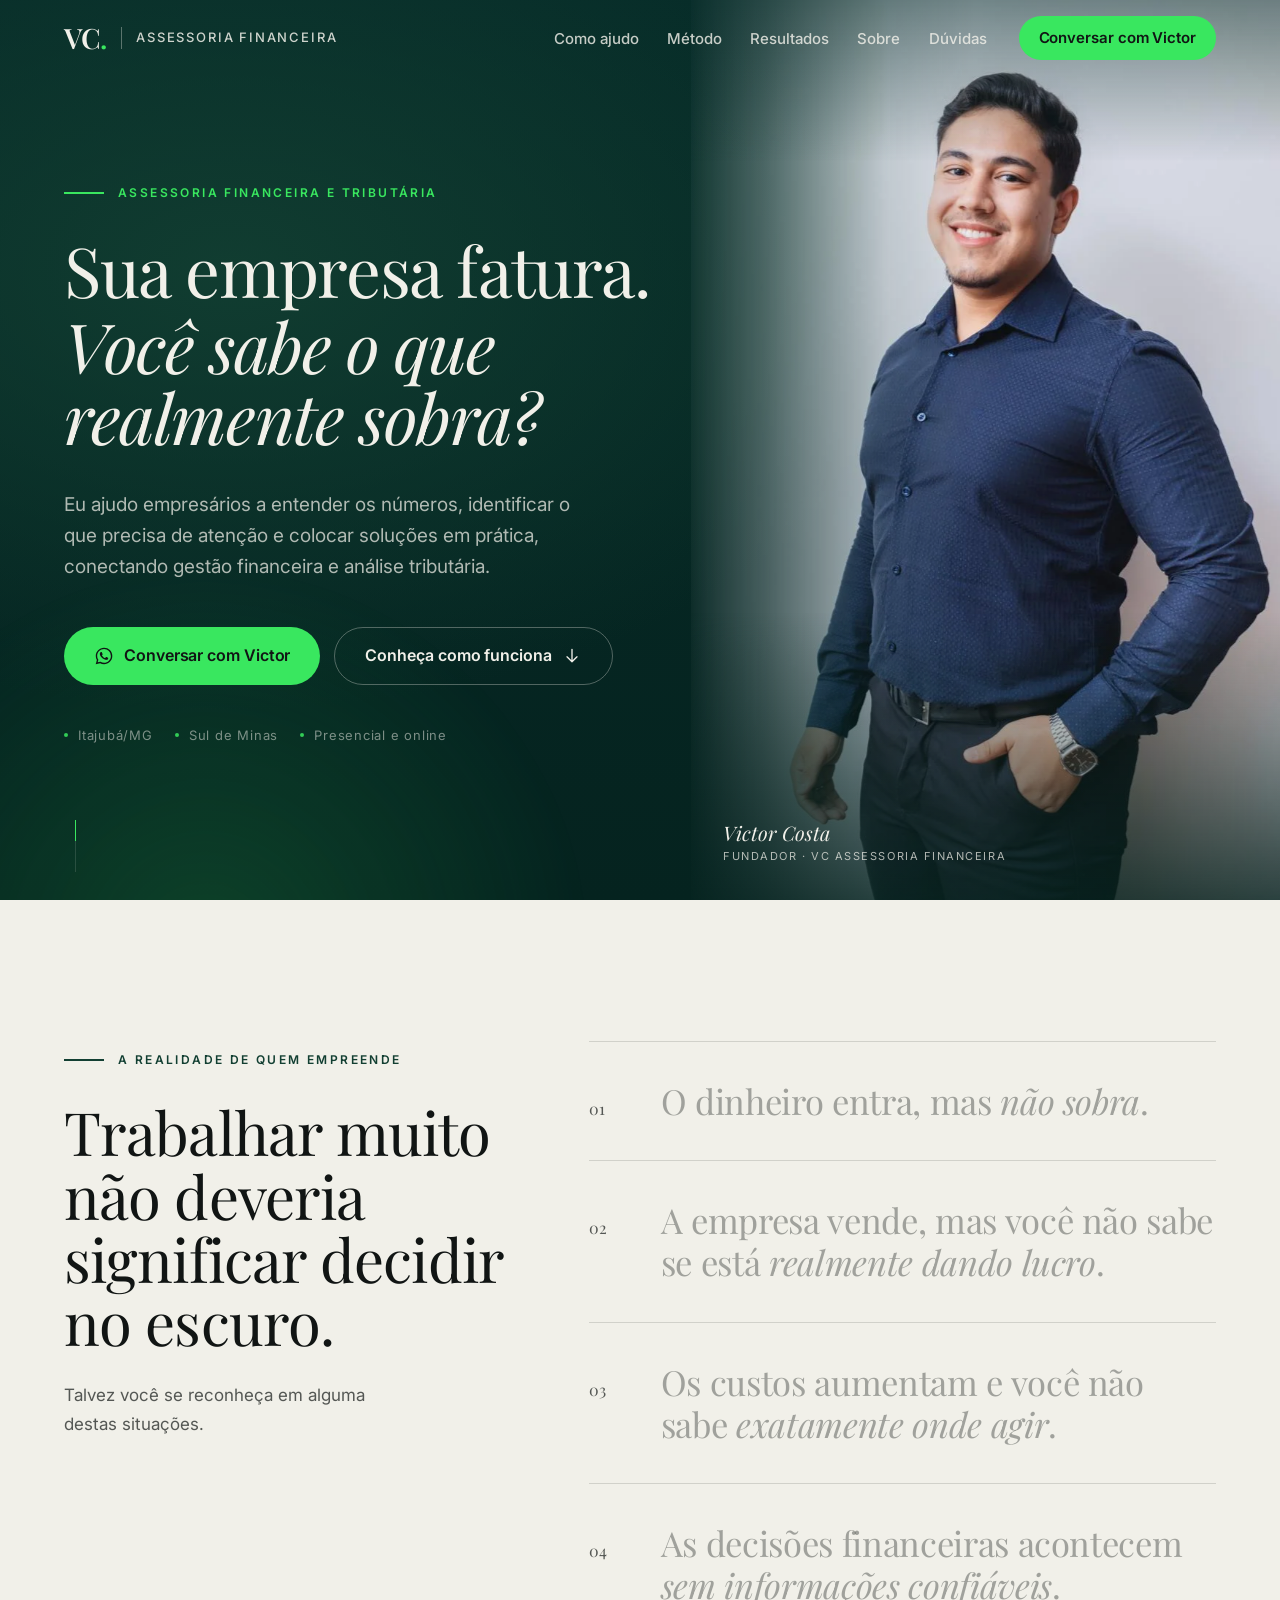
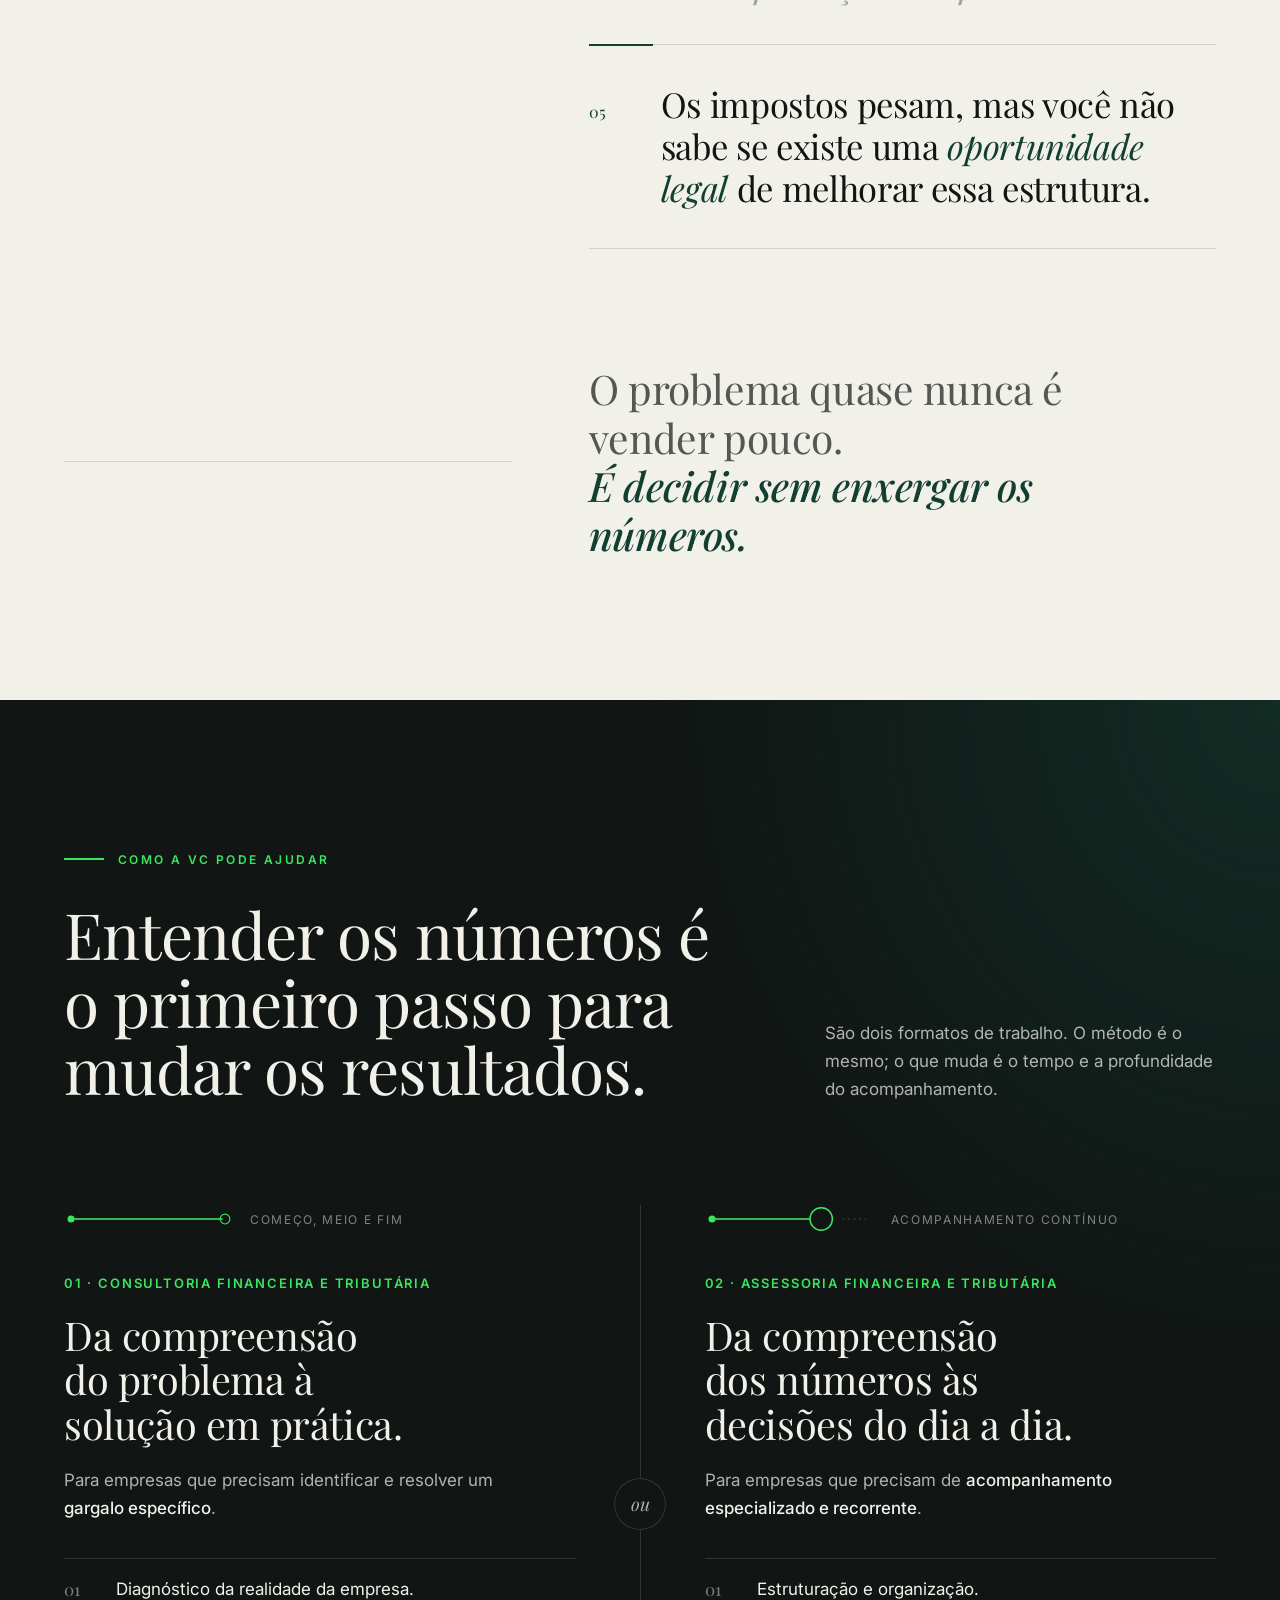
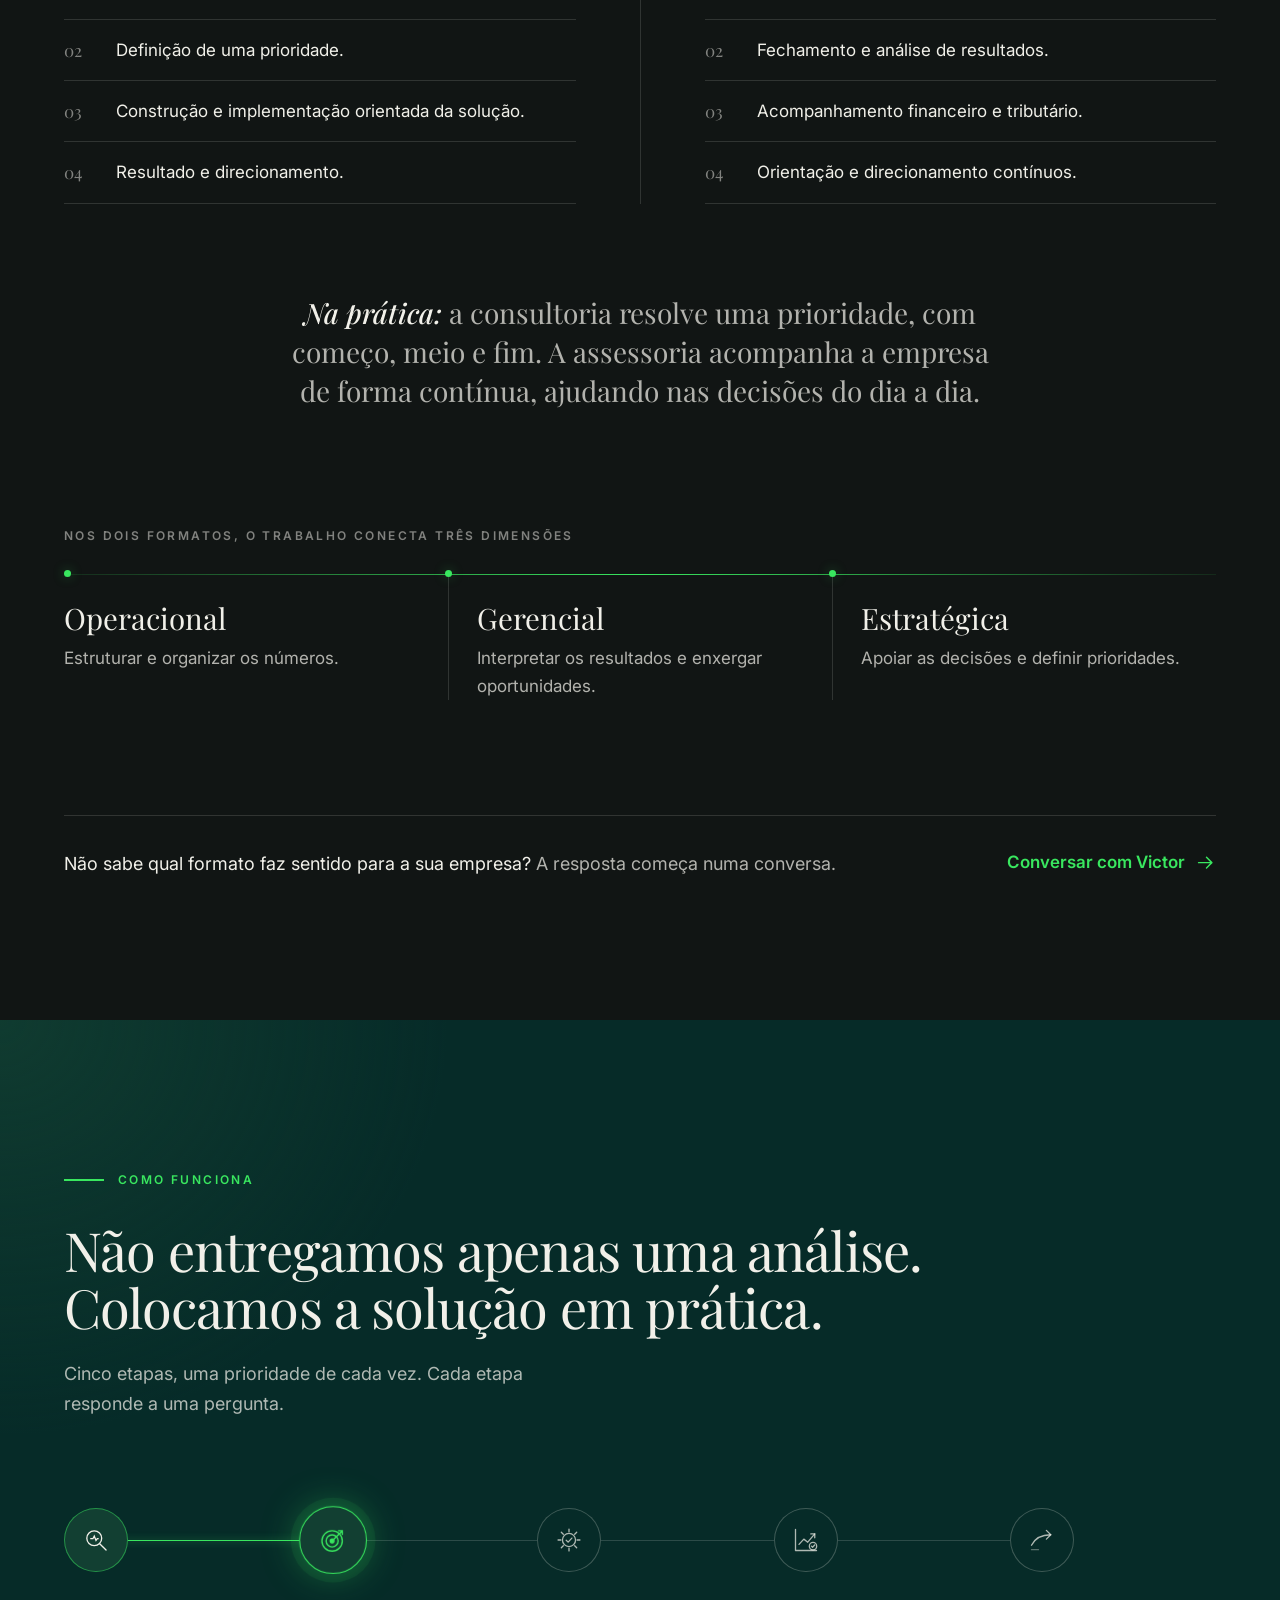
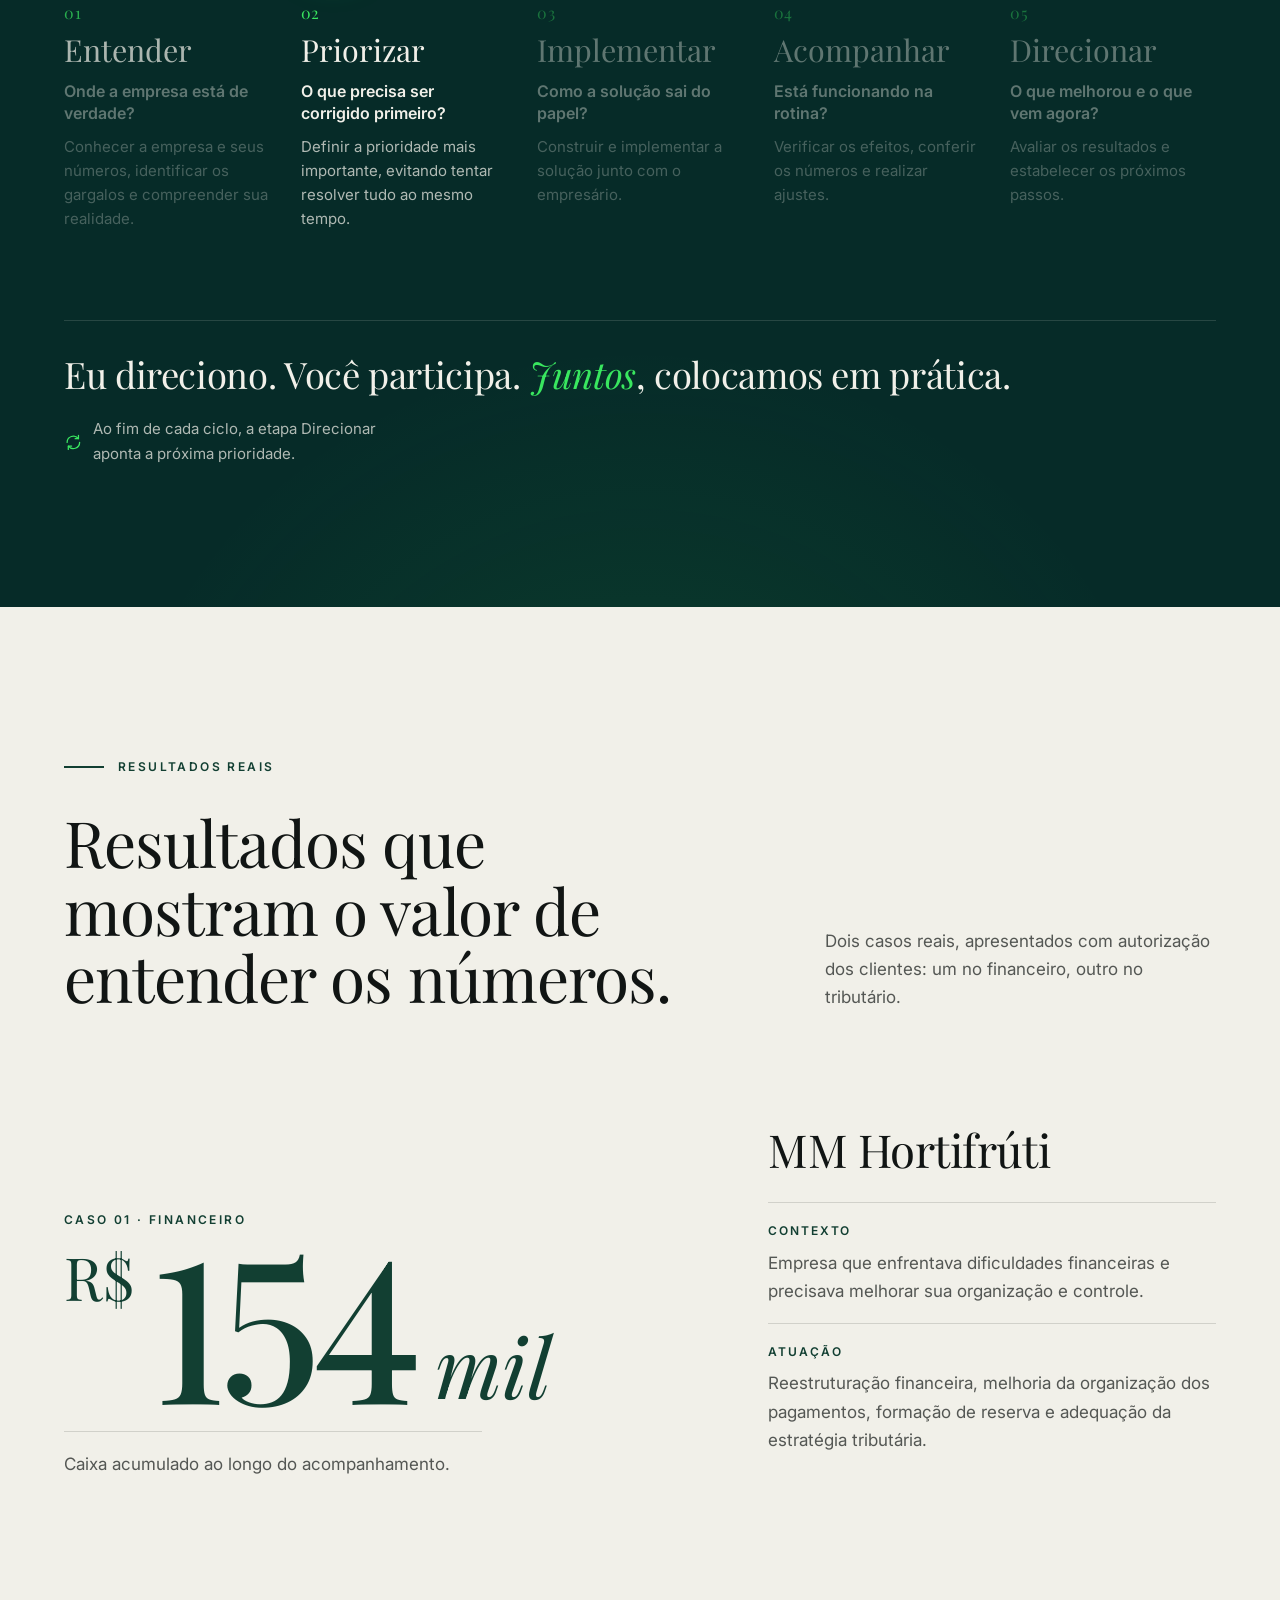
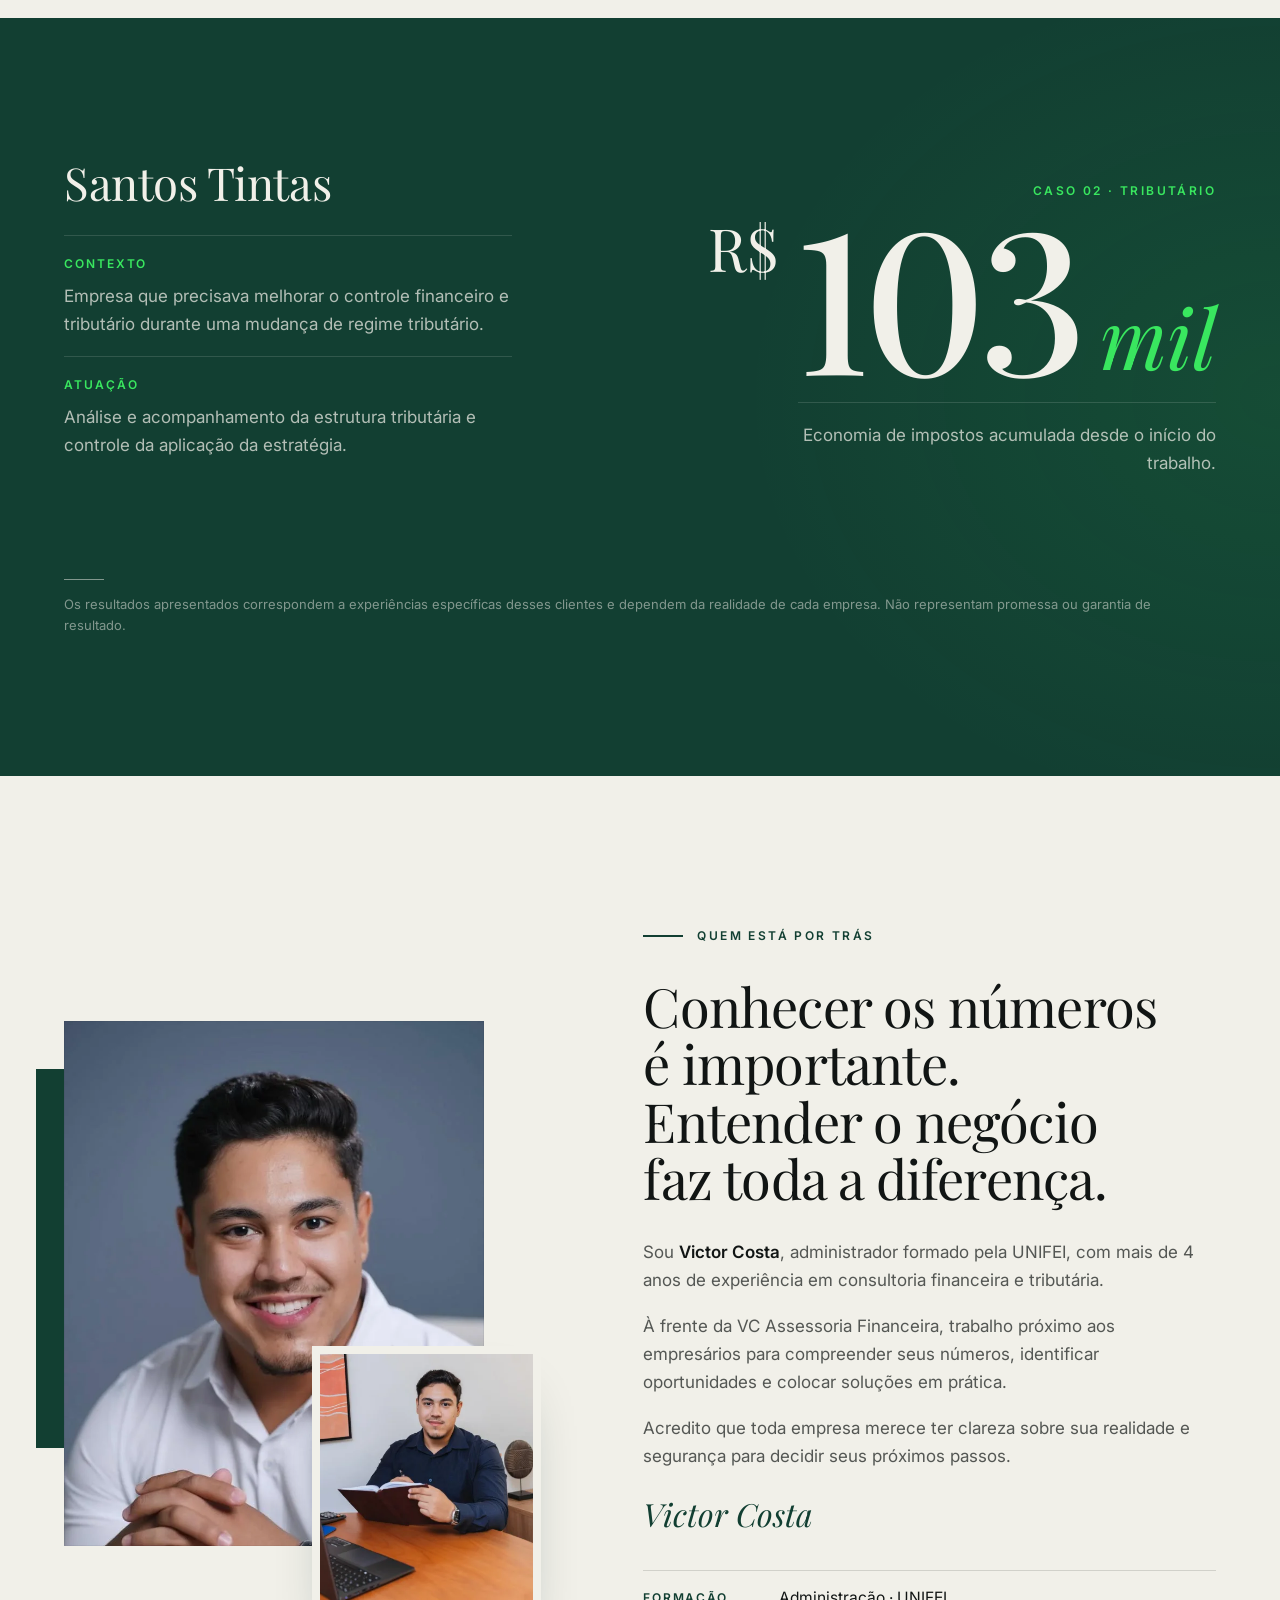
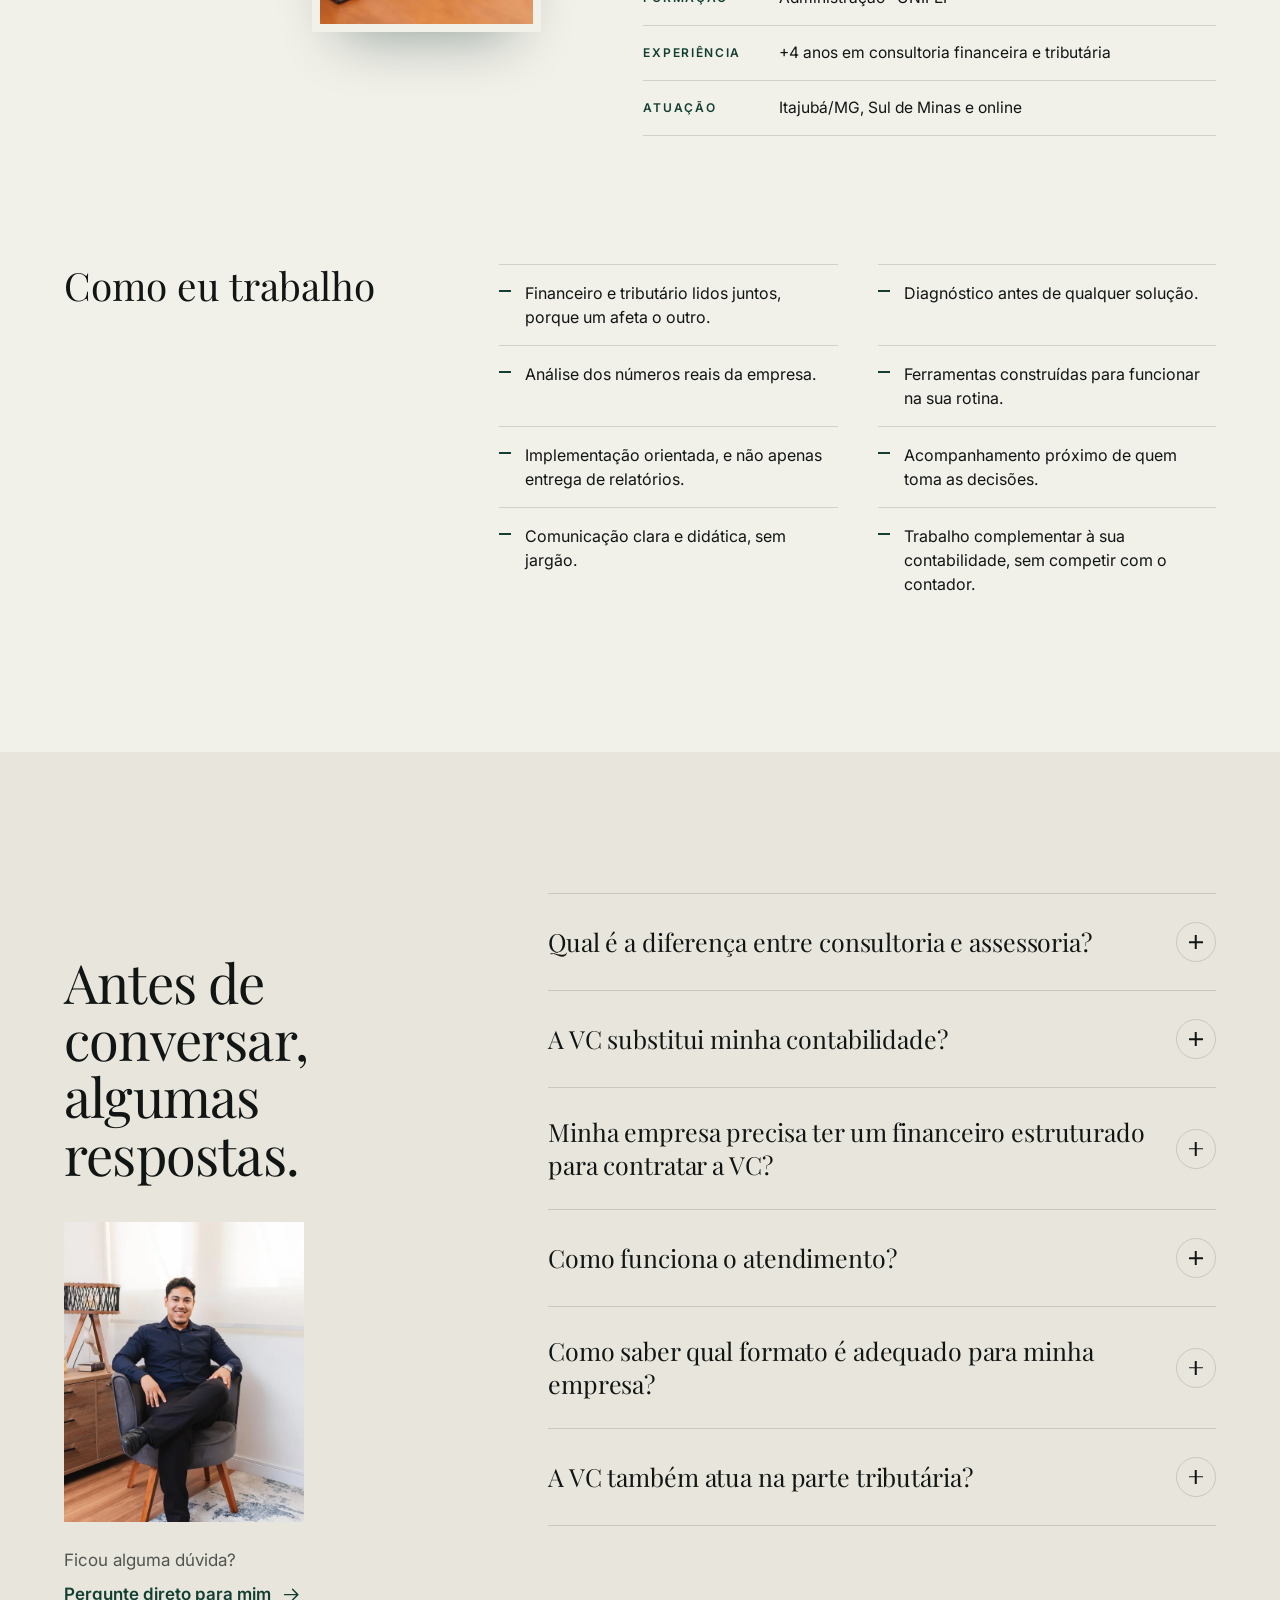
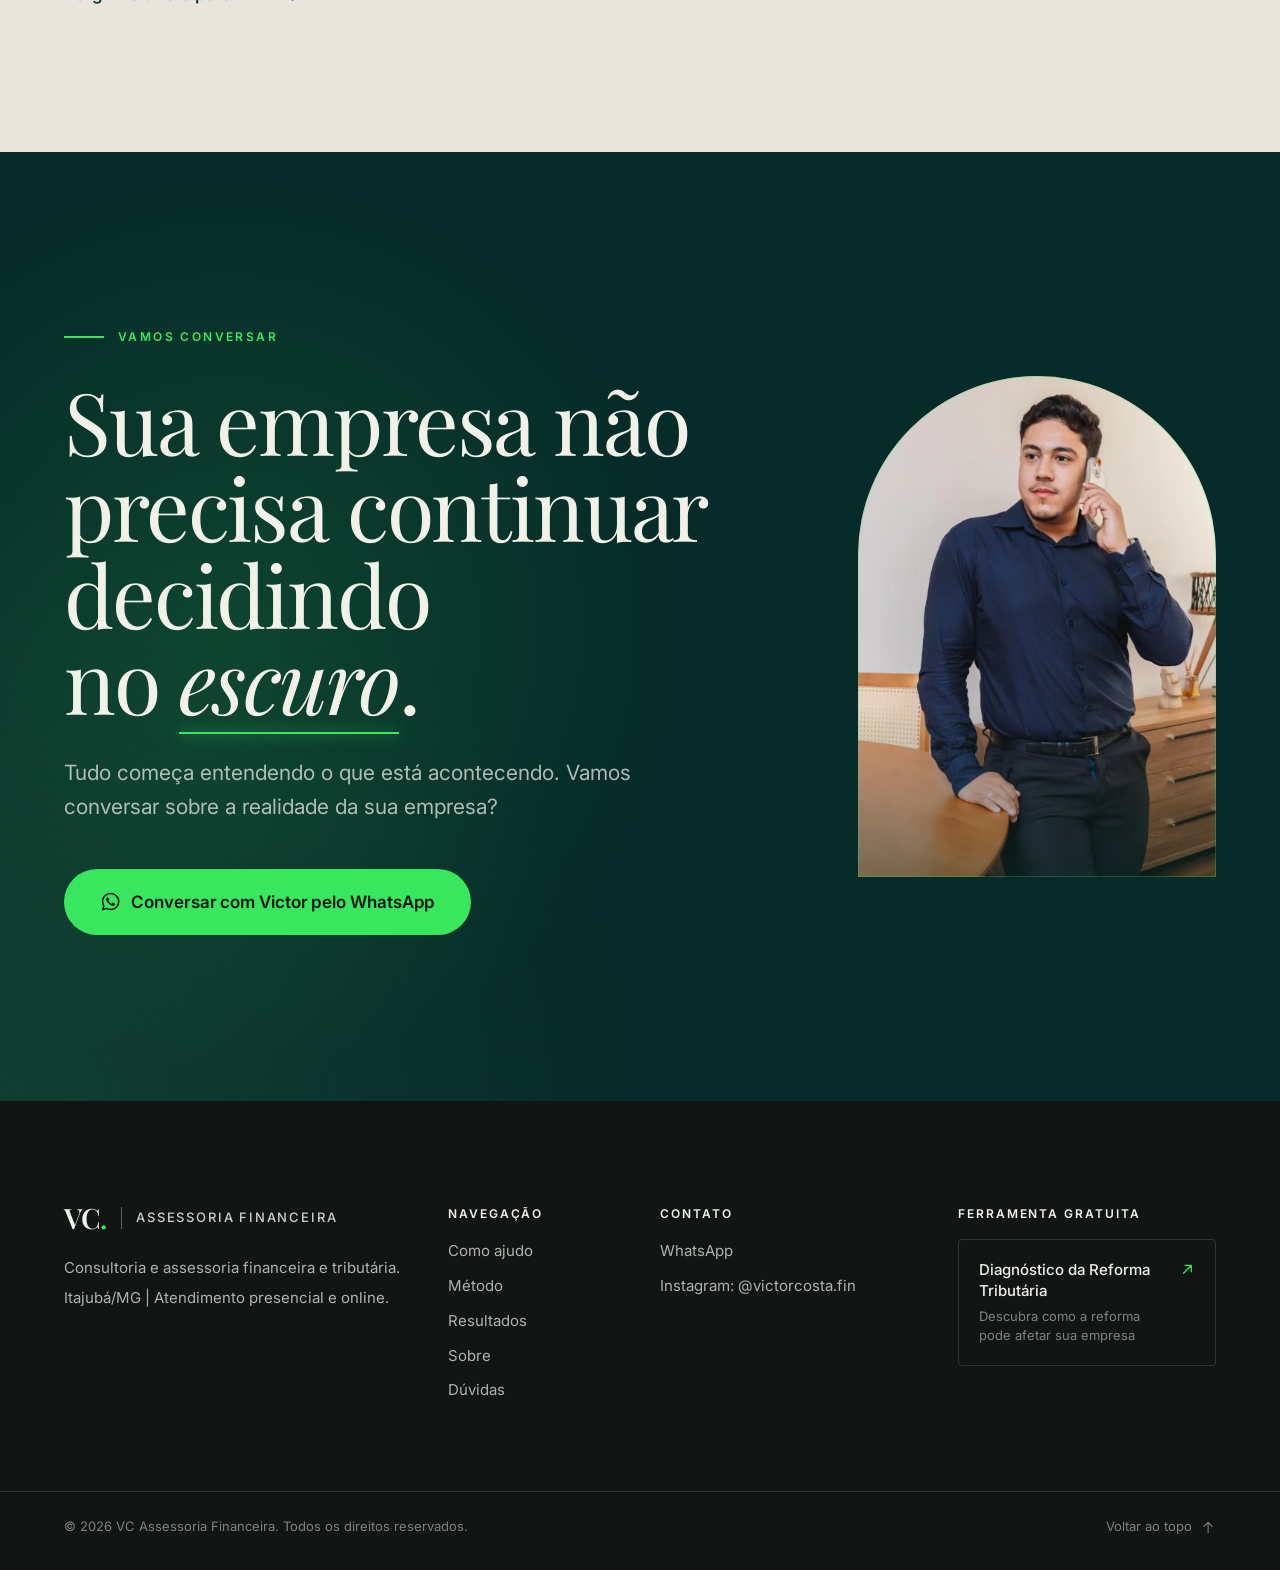
<file: index.html>
<!doctype html>
<html lang="pt-BR">
<head>
  <meta charset="utf-8">
  <meta name="viewport" content="width=device-width, initial-scale=1, viewport-fit=cover">
  <title>VC Assessoria Financeira | Consultoria financeira e tributária em Itajubá/MG</title>
  <meta name="description" content="Consultoria e assessoria financeira e tributária para pequenas e médias empresas em Itajubá, no Sul de Minas e online. Entenda seus números, defina prioridades e coloque soluções em prática com Victor Costa.">
  <meta name="author" content="Victor Costa">
  <meta name="theme-color" content="#062B28">
  <meta name="format-detection" content="telephone=no">
  <link rel="canonical" href="https://vcassessoria.github.io/site-institucional/">

  <!-- Open Graph -->
  <meta property="og:type" content="website">
  <meta property="og:locale" content="pt_BR">
  <meta property="og:site_name" content="VC Assessoria Financeira">
  <meta property="og:title" content="Sua empresa fatura. Você sabe o que realmente sobra?">
  <meta property="og:description" content="Consultoria e assessoria financeira e tributária para pequenas e médias empresas. Itajubá/MG, Sul de Minas e atendimento online.">
  <meta property="og:url" content="https://vcassessoria.github.io/site-institucional/">
  <meta property="og:image" content="https://vcassessoria.github.io/site-institucional/assets/images/og-vc-assessoria.jpg">
  <meta property="og:image:width" content="1200">
  <meta property="og:image:height" content="630">
  <meta property="og:image:alt" content="VC Assessoria Financeira. Victor Costa e a frase: Sua empresa fatura. Você sabe o que realmente sobra?">
  <meta name="twitter:card" content="summary_large_image">

  <!-- Local -->
  <meta name="geo.region" content="BR-MG">
  <meta name="geo.placename" content="Itajubá">

  <link rel="icon" href="assets/favicon.svg" type="image/svg+xml">
  <link rel="apple-touch-icon" href="assets/images/apple-touch-icon.png">

  <link rel="preconnect" href="https://fonts.googleapis.com">
  <link rel="preconnect" href="https://fonts.gstatic.com" crossorigin>
  <link rel="stylesheet" href="https://fonts.googleapis.com/css2?family=Inter:wght@400;500;600&family=Playfair+Display:ital,wght@0,400;0,500;0,600;1,400;1,500&display=swap">

  <link rel="preload" as="image" href="assets/images/victor-costa-hero-853.webp" imagesrcset="assets/images/victor-costa-hero-560.webp 560w, assets/images/victor-costa-hero-853.webp 853w" imagesizes="(min-width: 1024px) 46vw, 100vw" fetchpriority="high">
  <link rel="stylesheet" href="assets/css/style.css">
  <script>document.documentElement.classList.add('js');</script>

  <script type="application/ld+json">
  {
    "@context": "https://schema.org",
    "@graph": [
      {
        "@type": "ProfessionalService",
        "@id": "https://vcassessoria.github.io/site-institucional/#empresa",
        "name": "VC Assessoria Financeira",
        "description": "Consultoria e assessoria financeira e tributária para pequenas e médias empresas.",
        "url": "https://vcassessoria.github.io/site-institucional/",
        "image": "https://vcassessoria.github.io/site-institucional/assets/images/og-vc-assessoria.jpg",
        "telephone": "+55 35 98425-7353",
        "address": {
          "@type": "PostalAddress",
          "addressLocality": "Itajubá",
          "addressRegion": "MG",
          "addressCountry": "BR"
        },
        "areaServed": [
          { "@type": "City", "name": "Itajubá" },
          { "@type": "AdministrativeArea", "name": "Sul de Minas Gerais" },
          { "@type": "Country", "name": "Brasil" }
        ],
        "knowsAbout": ["Gestão financeira", "Planejamento tributário", "Fluxo de caixa", "Análise de resultados", "Reforma Tributária"],
        "founder": { "@id": "https://vcassessoria.github.io/site-institucional/#victor" },
        "sameAs": ["https://www.instagram.com/victorcosta.fin/"],
        "hasOfferCatalog": {
          "@type": "OfferCatalog",
          "name": "Formatos de atuação",
          "itemListElement": [
            { "@type": "Offer", "itemOffered": { "@type": "Service", "name": "Consultoria financeira e tributária", "description": "Para empresas que precisam identificar e resolver um gargalo específico." } },
            { "@type": "Offer", "itemOffered": { "@type": "Service", "name": "Assessoria financeira e tributária", "description": "Para empresas que precisam de acompanhamento especializado e recorrente." } }
          ]
        }
      },
      {
        "@type": "Person",
        "@id": "https://vcassessoria.github.io/site-institucional/#victor",
        "name": "Victor Costa",
        "jobTitle": "Fundador da VC Assessoria Financeira",
        "alumniOf": { "@type": "CollegeOrUniversity", "name": "Universidade Federal de Itajubá (UNIFEI)" },
        "worksFor": { "@id": "https://vcassessoria.github.io/site-institucional/#empresa" },
        "sameAs": ["https://www.instagram.com/victorcosta.fin/"]
      },
      {
        "@type": "FAQPage",
        "mainEntity": [
          { "@type": "Question", "name": "Qual é a diferença entre consultoria e assessoria?", "acceptedAnswer": { "@type": "Answer", "text": "A consultoria é organizada em torno de um problema ou prioridade específica, com começo, meio e fim. A assessoria é um acompanhamento recorrente, para a empresa ter apoio contínuo nas decisões financeiras e tributárias." } },
          { "@type": "Question", "name": "A VC substitui minha contabilidade?", "acceptedAnswer": { "@type": "Answer", "text": "Não. A VC trabalha de forma complementar à contabilidade. O contador cuida das obrigações, guias e escrituração; a VC trabalha a interpretação dos números, a gestão e o direcionamento financeiro e tributário." } },
          { "@type": "Question", "name": "Minha empresa precisa ter um financeiro estruturado para contratar a VC?", "acceptedAnswer": { "@type": "Answer", "text": "Não necessariamente. A estruturação e a organização fazem parte do trabalho, conforme a realidade e as necessidades identificadas." } },
          { "@type": "Question", "name": "Como funciona o atendimento?", "acceptedAnswer": { "@type": "Answer", "text": "O atendimento é presencial ou online, conforme a necessidade e a localização da empresa. A base é Itajubá/MG, com atuação no Sul de Minas." } },
          { "@type": "Question", "name": "Como saber qual formato é adequado para minha empresa?", "acceptedAnswer": { "@type": "Answer", "text": "O primeiro passo é uma conversa para compreender o cenário, identificar a necessidade e avaliar a melhor forma de atuação." } },
          { "@type": "Question", "name": "A VC também atua na parte tributária?", "acceptedAnswer": { "@type": "Answer", "text": "Sim. A análise tributária é integrada à gestão financeira, considerando a realidade e a estrutura da empresa, sempre dentro do que a lei permite." } }
        ]
      }
    ]
  }
  </script>
</head>

<body>
  <a class="skip-link" href="#conteudo">Pular para o conteúdo</a>

  <!-- ============ CABEÇALHO ============ -->
  <header class="header" data-header>
    <div class="header__inner container">
      <!-- Assinatura tipográfica provisória. Para trocar pelo logotipo vetorial, veja o README (seção "Logotipo"). -->
      <a class="brand" href="#inicio" aria-label="VC Assessoria Financeira, voltar ao início">
        <span class="brand__mark" aria-hidden="true">VC<span class="brand__dot">.</span></span>
        <span class="brand__rule" aria-hidden="true"></span>
        <span class="brand__name" aria-hidden="true">Assessoria Financeira</span>
      </a>

      <nav class="nav" aria-label="Navegação principal">
        <ul class="nav__list">
          <li><a href="#como-ajudo">Como ajudo</a></li>
          <li><a href="#metodo">Método</a></li>
          <li><a href="#resultados">Resultados</a></li>
          <li><a href="#sobre">Sobre</a></li>
          <li><a href="#duvidas">Dúvidas</a></li>
        </ul>
      </nav>

      <a class="btn btn--small btn--primary header__cta" data-wa href="https://wa.me/5535984257353?text=Ol%C3%A1%2C%20Victor%21%20Acessei%20o%20site%20da%20VC%20Assessoria%20e%20gostaria%20de%20conversar%20sobre%20a%20gest%C3%A3o%20financeira%20e%20tribut%C3%A1ria%20da%20minha%20empresa." target="_blank" rel="noopener">
        Conversar com Victor
      </a>

      <button class="menu-toggle" type="button" aria-expanded="false" aria-controls="menu-mobile" data-menu-toggle>
        <span class="sr-only">Abrir menu</span>
        <span class="menu-toggle__bar" aria-hidden="true"></span>
        <span class="menu-toggle__bar" aria-hidden="true"></span>
      </button>
    </div>
  </header>

  <!-- Menu mobile -->
  <div class="mobile-menu" id="menu-mobile" data-menu hidden>
    <nav aria-label="Navegação mobile">
      <ol class="mobile-menu__list">
        <li><a href="#como-ajudo"><span>01</span>Como ajudo</a></li>
        <li><a href="#metodo"><span>02</span>Método</a></li>
        <li><a href="#resultados"><span>03</span>Resultados</a></li>
        <li><a href="#sobre"><span>04</span>Sobre</a></li>
        <li><a href="#duvidas"><span>05</span>Dúvidas</a></li>
      </ol>
    </nav>
    <div class="mobile-menu__foot">
      <a class="btn btn--primary btn--block" data-wa href="https://wa.me/5535984257353?text=Ol%C3%A1%2C%20Victor%21%20Acessei%20o%20site%20da%20VC%20Assessoria%20e%20gostaria%20de%20conversar%20sobre%20a%20gest%C3%A3o%20financeira%20e%20tribut%C3%A1ria%20da%20minha%20empresa." target="_blank" rel="noopener">
        <svg class="icon" aria-hidden="true"><use href="#i-whatsapp"></use></svg>
        Conversar com Victor
      </a>
      <p>Itajubá/MG · Sul de Minas · Atendimento online</p>
    </div>
  </div>

  <main id="conteudo">

    <!-- ============ 01 HERO ============ -->
    <section class="hero" id="inicio" data-theme="dark" aria-labelledby="hero-title">
      <div class="hero__glow" aria-hidden="true"></div>

      <figure class="hero__media">
        <img
          src="assets/images/victor-costa-hero-853.webp"
          srcset="assets/images/victor-costa-hero-560.webp 560w, assets/images/victor-costa-hero-853.webp 853w"
          sizes="(min-width: 1024px) 46vw, 100vw"
          width="853" height="1280"
          alt="Victor Costa, fundador da VC Assessoria Financeira, de camisa azul-marinho, sorrindo."
          fetchpriority="high" decoding="async" data-parallax>
        <figcaption class="hero__caption" aria-hidden="true">
          <span>Victor Costa</span>
          Fundador · VC Assessoria Financeira
        </figcaption>
      </figure>

      <div class="hero__content container">
        <div class="hero__text">
          <p class="eyebrow eyebrow--light reveal">Assessoria financeira e tributária</p>
          <h1 class="hero__title reveal" id="hero-title">
            Sua empresa fatura. <em>Você sabe o que realmente sobra?</em>
          </h1>
          <p class="hero__lead reveal">
            Eu ajudo empresários a entender os números, identificar o que precisa de atenção e colocar soluções em prática, conectando gestão financeira e análise tributária.
          </p>
          <div class="hero__actions reveal">
            <a class="btn btn--primary btn--lg" data-wa href="https://wa.me/5535984257353?text=Ol%C3%A1%2C%20Victor%21%20Acessei%20o%20site%20da%20VC%20Assessoria%20e%20gostaria%20de%20conversar%20sobre%20a%20gest%C3%A3o%20financeira%20e%20tribut%C3%A1ria%20da%20minha%20empresa." target="_blank" rel="noopener">
              <svg class="icon" aria-hidden="true"><use href="#i-whatsapp"></use></svg>
              Conversar com Victor
            </a>
            <a class="btn btn--ghost-light btn--lg" href="#metodo">
              Conheça como funciona
              <svg class="icon icon--arrow" aria-hidden="true"><use href="#i-arrow-down"></use></svg>
            </a>
          </div>
          <ul class="hero__meta reveal" aria-label="Informações rápidas">
            <li>Itajubá/MG</li>
            <li>Sul de Minas</li>
            <li>Presencial e online</li>
          </ul>
        </div>
      </div>

      <a class="hero__scroll" href="#problema" aria-label="Rolar para a próxima seção">
        <span aria-hidden="true"></span>
      </a>
    </section>

    <!-- ============ 02 O PROBLEMA ============ -->
    <section class="problem section" id="problema" data-theme="light" aria-labelledby="problem-title">
      <div class="container problem__grid">
        <div class="problem__head">
          <p class="eyebrow reveal">A realidade de quem empreende</p>
          <h2 class="problem__title display reveal" id="problem-title">
            Trabalhar muito não deveria significar decidir no&nbsp;escuro.
          </h2>
          <p class="problem__intro reveal">Talvez você se reconheça em alguma destas situações.</p>
        </div>

        <ol class="pains" data-pains>
          <li class="pains__item reveal"><span class="pains__n" aria-hidden="true">01</span><p>O dinheiro entra, mas <em>não sobra</em>.</p></li>
          <li class="pains__item reveal"><span class="pains__n" aria-hidden="true">02</span><p>A empresa vende, mas você não sabe se está <em>realmente dando lucro</em>.</p></li>
          <li class="pains__item reveal"><span class="pains__n" aria-hidden="true">03</span><p>Os custos aumentam e você não sabe <em>exatamente onde agir</em>.</p></li>
          <li class="pains__item reveal"><span class="pains__n" aria-hidden="true">04</span><p>As decisões financeiras acontecem <em>sem informações confiáveis</em>.</p></li>
          <li class="pains__item reveal"><span class="pains__n" aria-hidden="true">05</span><p>Os impostos pesam, mas você não sabe se existe uma <em>oportunidade legal</em> de melhorar essa estrutura.</p></li>
        </ol>
      </div>

      <div class="container">
        <blockquote class="belief reveal">
          <p>O problema quase nunca é vender pouco. <strong>É decidir sem enxergar os números.</strong></p>
        </blockquote>
      </div>
    </section>

    <!-- ============ 03 COMO A VC PODE AJUDAR ============ -->
    <section class="help section" id="como-ajudo" data-theme="dark" aria-labelledby="help-title">
      <div class="container">
        <header class="section-head section-head--split">
          <div>
            <p class="eyebrow eyebrow--light reveal">Como a VC pode ajudar</p>
            <h2 class="display reveal" id="help-title">Entender os números é o primeiro passo para mudar os resultados.</h2>
          </div>
          <p class="section-head__aside reveal">
            São dois formatos de trabalho. O método é o mesmo; o que muda é o tempo e a profundidade do acompanhamento.
          </p>
        </header>

        <div class="formats">
          <article class="format reveal" aria-labelledby="f1-title">
            <div class="format__diagram" aria-hidden="true">
              <svg viewBox="0 0 240 40" class="diagram diagram--line">
                <line x1="10" y1="20" x2="226" y2="20" class="diagram__track"/>
                <line x1="10" y1="20" x2="226" y2="20" class="diagram__fill" pathLength="1"/>
                <circle cx="10" cy="20" r="5" class="diagram__node"/>
                <circle cx="230" cy="20" r="7" class="diagram__end"/>
              </svg>
              <span>Começo, meio e fim</span>
            </div>
            <p class="format__label">01 · Consultoria financeira e tributária</p>
            <h3 class="format__title" id="f1-title">Da compreensão do problema à solução em prática.</h3>
            <p class="format__for">Para empresas que precisam identificar e resolver um <strong>gargalo específico</strong>.</p>
            <ol class="format__list">
              <li>Diagnóstico da realidade da empresa.</li>
              <li>Definição de uma prioridade.</li>
              <li>Construção e implementação orientada da solução.</li>
              <li>Resultado e direcionamento.</li>
            </ol>
          </article>

          <div class="formats__divider" aria-hidden="true"><span>ou</span></div>

          <article class="format reveal" aria-labelledby="f2-title">
            <div class="format__diagram" aria-hidden="true">
              <svg viewBox="0 0 240 40" class="diagram diagram--loop">
                <path d="M10 20 H150" class="diagram__track"/>
                <path d="M150 20 a16 16 0 1 0 32 0 a16 16 0 1 0 -32 0" class="diagram__track"/>
                <path d="M10 20 H150 a16 16 0 1 1 32 0 a16 16 0 1 1 -32 0" class="diagram__fill diagram__fill--loop" pathLength="1"/>
                <circle cx="10" cy="20" r="5" class="diagram__node"/>
                <path d="M196 20 H230" class="diagram__track diagram__track--dash"/>
              </svg>
              <span>Acompanhamento contínuo</span>
            </div>
            <p class="format__label">02 · Assessoria financeira e tributária</p>
            <h3 class="format__title" id="f2-title">Da compreensão dos números às decisões do dia a dia.</h3>
            <p class="format__for">Para empresas que precisam de <strong>acompanhamento especializado e recorrente</strong>.</p>
            <ol class="format__list">
              <li>Estruturação e organização.</li>
              <li>Fechamento e análise de resultados.</li>
              <li>Acompanhamento financeiro e tributário.</li>
              <li>Orientação e direcionamento contínuos.</li>
            </ol>
          </article>
        </div>

        <p class="formats__summary reveal">
          <strong>Na prática:</strong> a consultoria resolve uma prioridade, com começo, meio e fim. A assessoria acompanha a empresa de forma contínua, ajudando nas decisões do dia a dia.
        </p>

        <div class="layers reveal" aria-label="As três dimensões do trabalho">
          <p class="layers__intro">Nos dois formatos, o trabalho conecta três dimensões</p>
          <dl class="layers__list">
            <div class="layers__item">
              <dt>Operacional</dt>
              <dd>Estruturar e organizar os números.</dd>
            </div>
            <div class="layers__item">
              <dt>Gerencial</dt>
              <dd>Interpretar os resultados e enxergar oportunidades.</dd>
            </div>
            <div class="layers__item">
              <dt>Estratégica</dt>
              <dd>Apoiar as decisões e definir prioridades.</dd>
            </div>
          </dl>
        </div>

        <div class="inline-cta reveal">
          <p>Não sabe qual formato faz sentido para a sua empresa? <span>A resposta começa numa conversa.</span></p>
          <a class="link-arrow link-arrow--light" data-wa href="https://wa.me/5535984257353?text=Ol%C3%A1%2C%20Victor%21%20Acessei%20o%20site%20da%20VC%20Assessoria%20e%20gostaria%20de%20conversar%20sobre%20a%20gest%C3%A3o%20financeira%20e%20tribut%C3%A1ria%20da%20minha%20empresa." target="_blank" rel="noopener">
            Conversar com Victor
            <svg class="icon" aria-hidden="true"><use href="#i-arrow-right"></use></svg>
          </a>
        </div>
      </div>
    </section>

    <!-- ============ 04 METODOLOGIA ============ -->
    <section class="method" id="metodo" data-theme="dark" aria-labelledby="method-title" data-method>
      <div class="method__sticky">
        <div class="container method__inner">
          <header class="method__head">
            <p class="eyebrow eyebrow--light reveal">Como funciona</p>
            <h2 class="display reveal" id="method-title">Não entregamos apenas uma análise. <span class="nowrap-lg">Colocamos a solução em prática.</span></h2>
            <p class="method__lead reveal">Cinco etapas, uma prioridade de cada vez. Cada etapa responde a uma pergunta.</p>
          </header>

          <div class="steps-wrap">
            <div class="steps__rail" aria-hidden="true"><span class="steps__progress" data-progress></span></div>
            <ol class="steps" data-steps>
              <li class="step" data-step="0">
                <button class="step__node" type="button" aria-label="Etapa 1: Entender" data-step-jump="0">
                  <svg class="step__icon" aria-hidden="true"><use href="#i-search"></use></svg>
                </button>
                <span class="step__n">01</span>
                <h3 class="step__name">Entender</h3>
                <p class="step__q">Onde a empresa está de verdade?</p>
                <p class="step__d">Conhecer a empresa e seus números, identificar os gargalos e compreender sua realidade.</p>
              </li>
              <li class="step" data-step="1">
                <button class="step__node" type="button" aria-label="Etapa 2: Priorizar" data-step-jump="1">
                  <svg class="step__icon" aria-hidden="true"><use href="#i-target"></use></svg>
                </button>
                <span class="step__n">02</span>
                <h3 class="step__name">Priorizar</h3>
                <p class="step__q">O que precisa ser corrigido primeiro?</p>
                <p class="step__d">Definir a prioridade mais importante, evitando tentar resolver tudo ao mesmo tempo.</p>
              </li>
              <li class="step" data-step="2">
                <button class="step__node" type="button" aria-label="Etapa 3: Implementar" data-step-jump="2">
                  <svg class="step__icon" aria-hidden="true"><use href="#i-gear"></use></svg>
                </button>
                <span class="step__n">03</span>
                <h3 class="step__name">Implementar</h3>
                <p class="step__q">Como a solução sai do papel?</p>
                <p class="step__d">Construir e implementar a solução junto com o empresário.</p>
              </li>
              <li class="step" data-step="3">
                <button class="step__node" type="button" aria-label="Etapa 4: Acompanhar" data-step-jump="3">
                  <svg class="step__icon" aria-hidden="true"><use href="#i-chart"></use></svg>
                </button>
                <span class="step__n">04</span>
                <h3 class="step__name">Acompanhar</h3>
                <p class="step__q">Está funcionando na rotina?</p>
                <p class="step__d">Verificar os efeitos, conferir os números e realizar ajustes.</p>
              </li>
              <li class="step" data-step="4">
                <button class="step__node" type="button" aria-label="Etapa 5: Direcionar" data-step-jump="4">
                  <svg class="step__icon" aria-hidden="true"><use href="#i-direction"></use></svg>
                </button>
                <span class="step__n">05</span>
                <h3 class="step__name">Direcionar</h3>
                <p class="step__q">O que melhorou e o que vem agora?</p>
                <p class="step__d">Avaliar os resultados e estabelecer os próximos passos.</p>
              </li>
            </ol>
          </div>

          <div class="method__foot">
            <p class="signature">Eu direciono. Você participa. <em>Juntos</em>, colocamos em prática.</p>
            <p class="method__cycle">
              <svg class="icon" aria-hidden="true"><use href="#i-cycle"></use></svg>
              Ao fim de cada ciclo, a etapa Direcionar aponta a próxima prioridade.
            </p>
          </div>
        </div>
      </div>
    </section>

    <!-- ============ 05 RESULTADOS ============ -->
    <section class="results" id="resultados" aria-labelledby="results-title">
      <div class="results__intro section" data-theme="light">
        <div class="container section-head section-head--split">
          <div>
            <p class="eyebrow reveal">Resultados reais</p>
            <h2 class="display reveal" id="results-title">Resultados que mostram o valor de entender os números.</h2>
          </div>
          <p class="section-head__aside reveal">Dois casos reais, apresentados com autorização dos clientes: um no financeiro, outro no tributário.</p>
        </div>

        <article class="case case--light container" aria-labelledby="case1-title">
          <div class="case__figure reveal">
            <p class="case__tag">Caso 01 · Financeiro</p>
            <p class="case__number" aria-describedby="case1-caption">
              <span class="case__currency">R$</span>
              <span class="case__value" data-count="155">155</span>
              <span class="case__unit">mil</span>
            </p>
            <p class="case__caption" id="case1-caption">Caixa acumulado ao longo do acompanhamento.</p>
          </div>
          <div class="case__body reveal">
            <h3 class="case__name" id="case1-title">MM Hortifrúti</h3>
            <dl class="case__facts">
              <div><dt>Contexto</dt><dd>Empresa que enfrentava dificuldades financeiras e precisava melhorar sua organização e controle.</dd></div>
              <div><dt>Atuação</dt><dd>Reestruturação financeira, melhoria da organização dos pagamentos, formação de reserva e adequação da estratégia tributária.</dd></div>
            </dl>
          </div>
        </article>
      </div>

      <div class="results__dark section" data-theme="dark">
        <article class="case case--dark container" aria-labelledby="case2-title">
          <div class="case__body reveal">
            <h3 class="case__name" id="case2-title">Santos Tintas</h3>
            <dl class="case__facts">
              <div><dt>Contexto</dt><dd>Empresa que precisava melhorar o controle financeiro e tributário durante uma mudança de regime tributário.</dd></div>
              <div><dt>Atuação</dt><dd>Análise e acompanhamento da estrutura tributária e controle da aplicação da estratégia.</dd></div>
            </dl>
          </div>
          <div class="case__figure reveal">
            <p class="case__tag">Caso 02 · Tributário</p>
            <p class="case__number" aria-describedby="case2-caption">
              <span class="case__currency">R$</span>
              <span class="case__value" data-count="104">104</span>
              <span class="case__unit">mil</span>
            </p>
            <p class="case__caption" id="case2-caption">Economia de impostos acumulada desde o início do trabalho.</p>
          </div>
        </article>

        <p class="container results__note">
          Os resultados apresentados correspondem a experiências específicas desses clientes e dependem da realidade de cada empresa. Não representam promessa ou garantia de resultado.
        </p>
      </div>
    </section>

    <!-- ============ 06 SOBRE ============ -->
    <section class="about section" id="sobre" data-theme="light" aria-labelledby="about-title">
      <div class="container about__grid">
        <div class="about__media">
          <figure class="about__portrait reveal">
            <img src="assets/images/victor-costa-retrato-772.webp"
                 srcset="assets/images/victor-costa-retrato-480.webp 480w, assets/images/victor-costa-retrato-772.webp 772w"
                 sizes="(min-width: 1024px) 38vw, 92vw"
                 width="772" height="1280" loading="lazy" decoding="async"
                 alt="Retrato de Victor Costa, de camisa branca, sorrindo com as mãos entrelaçadas.">
          </figure>
          <figure class="about__work reveal">
            <img src="assets/images/victor-costa-trabalho-recorte-400.webp"
                 srcset="assets/images/victor-costa-trabalho-recorte-400.webp 400w, assets/images/victor-costa-trabalho-recorte-640.webp 640w"
                 sizes="(min-width: 1024px) 20vw, 46vw"
                 width="400" height="501" loading="lazy" decoding="async"
                 alt="Victor Costa trabalhando à mesa, com notebook, calculadora e caderno de anotações.">
          </figure>
        </div>

        <div class="about__text">
          <p class="eyebrow reveal">Quem está por trás</p>
          <h2 class="display display--md reveal" id="about-title">Conhecer os números é importante. Entender o negócio faz toda a diferença.</h2>
          <div class="about__bio reveal">
            <p>Sou <strong>Victor Costa</strong>, administrador formado pela UNIFEI, com mais de 4 anos de experiência em consultoria financeira e tributária.</p>
            <p>À frente da VC Assessoria Financeira, trabalho próximo aos empresários para compreender seus números, identificar oportunidades e colocar soluções em prática.</p>
            <p>Acredito que toda empresa merece ter clareza sobre sua realidade e segurança para decidir seus próximos passos.</p>
          </div>
          <p class="about__sign reveal" aria-hidden="true">Victor Costa</p>

          <ul class="facts reveal" aria-label="Formação e atuação">
            <li><span>Formação</span>Administração · UNIFEI</li>
            <li><span>Experiência</span>+4 anos em consultoria financeira e tributária</li>
            <li><span>Atuação</span>Itajubá/MG, Sul de Minas e online</li>
          </ul>
        </div>
      </div>

      <div class="container principles reveal">
        <h3 class="principles__title">Como eu trabalho</h3>
        <ul class="principles__list">
          <li>Financeiro e tributário lidos juntos, porque um afeta o outro.</li>
          <li>Diagnóstico antes de qualquer solução.</li>
          <li>Análise dos números reais da empresa.</li>
          <li>Ferramentas construídas para funcionar na sua rotina.</li>
          <li>Implementação orientada, e não apenas entrega de relatórios.</li>
          <li>Acompanhamento próximo de quem toma as decisões.</li>
          <li>Comunicação clara e didática, sem jargão.</li>
          <li>Trabalho complementar à sua contabilidade, sem competir com o contador.</li>
        </ul>
      </div>
    </section>

    <!-- ============ 07 PERGUNTAS FREQUENTES ============ -->
    <section class="faq section" id="duvidas" data-theme="light" aria-labelledby="faq-title">
      <div class="container faq__grid">
        <div class="faq__aside">
          <p class="eyebrow reveal">Perguntas frequentes</p>
          <h2 class="display display--md reveal" id="faq-title">Antes de conversar, algumas respostas.</h2>
          <figure class="faq__photo reveal">
            <img src="assets/images/victor-costa-atendimento-640.webp" width="640" height="960" loading="lazy" decoding="async"
                 alt="Victor Costa sentado em uma poltrona, sorrindo, em ambiente de atendimento.">
          </figure>
          <p class="faq__more reveal">Ficou alguma dúvida? <a class="link-arrow" data-wa href="https://wa.me/5535984257353?text=Ol%C3%A1%2C%20Victor%21%20Acessei%20o%20site%20da%20VC%20Assessoria%20e%20gostaria%20de%20conversar%20sobre%20a%20gest%C3%A3o%20financeira%20e%20tribut%C3%A1ria%20da%20minha%20empresa." target="_blank" rel="noopener">Pergunte direto para mim <svg class="icon" aria-hidden="true"><use href="#i-arrow-right"></use></svg></a></p>
        </div>

        <div class="accordion" data-accordion>
          <details class="qa reveal" name="faq">
            <summary><span>Qual é a diferença entre consultoria e assessoria?</span><i aria-hidden="true"></i></summary>
            <div class="qa__a">
              <p>A <strong>consultoria</strong> é organizada em torno de um problema ou prioridade específica: entendemos a situação, definimos o que corrigir primeiro e colocamos a solução em prática, com começo, meio e fim.</p>
              <p>A <strong>assessoria</strong> é um acompanhamento recorrente. A empresa passa a ter apoio contínuo para fechar e analisar os resultados e tomar as decisões financeiras e tributárias do dia a dia.</p>
            </div>
          </details>
          <details class="qa reveal" name="faq">
            <summary><span>A VC substitui minha contabilidade?</span><i aria-hidden="true"></i></summary>
            <div class="qa__a">
              <p>Não. A VC trabalha de forma complementar à contabilidade. O contador cuida das obrigações, guias e escrituração. A VC trabalha a interpretação dos números, a gestão e o direcionamento financeiro e tributário, fazendo a ponte com a contabilidade quando necessário.</p>
            </div>
          </details>
          <details class="qa reveal" name="faq">
            <summary><span>Minha empresa precisa ter um financeiro estruturado para contratar a VC?</span><i aria-hidden="true"></i></summary>
            <div class="qa__a">
              <p>Não necessariamente. A estruturação e a organização fazem parte do trabalho, conforme a realidade e as necessidades identificadas no diagnóstico.</p>
            </div>
          </details>
          <details class="qa reveal" name="faq">
            <summary><span>Como funciona o atendimento?</span><i aria-hidden="true"></i></summary>
            <div class="qa__a">
              <p>O atendimento é presencial ou online, conforme a necessidade e a localização da empresa. A base é Itajubá/MG, com atuação no Sul de Minas.</p>
            </div>
          </details>
          <details class="qa reveal" name="faq">
            <summary><span>Como saber qual formato é adequado para minha empresa?</span><i aria-hidden="true"></i></summary>
            <div class="qa__a">
              <p>O primeiro passo é uma conversa para compreender o cenário, identificar a necessidade e avaliar a melhor forma de atuação. Só depois disso faz sentido falar em formato.</p>
            </div>
          </details>
          <details class="qa reveal" name="faq">
            <summary><span>A VC também atua na parte tributária?</span><i aria-hidden="true"></i></summary>
            <div class="qa__a">
              <p>Sim. A análise tributária é integrada à gestão financeira, considerando a realidade e a estrutura da empresa. O objetivo é pagar o imposto certo, sempre dentro do que a lei permite.</p>
            </div>
          </details>
        </div>
      </div>
    </section>

    <!-- ============ 08 CHAMADA FINAL ============ -->
    <section class="final" id="contato" data-theme="dark" aria-labelledby="final-title" data-final>
      <div class="final__glow" aria-hidden="true"></div>
      <div class="container final__grid">
        <div class="final__text">
          <p class="eyebrow eyebrow--light reveal">Vamos conversar</p>
          <h2 class="final__title reveal" id="final-title">Sua empresa não precisa continuar decidindo no <em>escuro</em>.</h2>
          <p class="final__lead reveal">Tudo começa entendendo o que está acontecendo. Vamos conversar sobre a realidade da sua empresa?</p>
          <a class="btn btn--primary btn--xl reveal" data-wa href="https://wa.me/5535984257353?text=Ol%C3%A1%2C%20Victor%21%20Acessei%20o%20site%20da%20VC%20Assessoria%20e%20gostaria%20de%20conversar%20sobre%20a%20gest%C3%A3o%20financeira%20e%20tribut%C3%A1ria%20da%20minha%20empresa." target="_blank" rel="noopener">
            <svg class="icon" aria-hidden="true"><use href="#i-whatsapp"></use></svg>
            Conversar com Victor pelo WhatsApp
          </a>
        </div>
        <figure class="final__photo reveal">
          <img src="assets/images/victor-costa-conversa-480.webp"
               srcset="assets/images/victor-costa-conversa-480.webp 480w, assets/images/victor-costa-conversa-760.webp 760w"
               sizes="(min-width: 1024px) 30vw, 70vw"
               width="480" height="720" loading="lazy" decoding="async"
               alt="Victor Costa ao telefone, apoiado em uma mesa de madeira.">
        </figure>
      </div>
    </section>
  </main>

  <!-- ============ 09 RODAPÉ ============ -->
  <footer class="footer" data-theme="dark">
    <div class="container footer__grid">
      <div class="footer__brand">
        <a class="brand brand--footer" href="#inicio" aria-label="VC Assessoria Financeira, voltar ao início">
          <span class="brand__mark" aria-hidden="true">VC<span class="brand__dot">.</span></span>
          <span class="brand__rule" aria-hidden="true"></span>
          <span class="brand__name" aria-hidden="true">Assessoria Financeira</span>
        </a>
        <p>Consultoria e assessoria financeira e tributária.</p>
        <p>Itajubá/MG | Atendimento presencial e online.</p>
      </div>

      <nav class="footer__col" aria-label="Seções do site">
        <p class="footer__label">Navegação</p>
        <ul>
          <li><a href="#como-ajudo">Como ajudo</a></li>
          <li><a href="#metodo">Método</a></li>
          <li><a href="#resultados">Resultados</a></li>
          <li><a href="#sobre">Sobre</a></li>
          <li><a href="#duvidas">Dúvidas</a></li>
        </ul>
      </nav>

      <div class="footer__col">
        <p class="footer__label">Contato</p>
        <ul>
          <li><a data-wa href="https://wa.me/5535984257353?text=Ol%C3%A1%2C%20Victor%21%20Acessei%20o%20site%20da%20VC%20Assessoria%20e%20gostaria%20de%20conversar%20sobre%20a%20gest%C3%A3o%20financeira%20e%20tribut%C3%A1ria%20da%20minha%20empresa." target="_blank" rel="noopener">WhatsApp</a></li>
          <li><a href="https://www.instagram.com/victorcosta.fin/" target="_blank" rel="noopener">Instagram: @victorcosta.fin</a></li>
        </ul>
      </div>

      <div class="footer__col footer__tool">
        <p class="footer__label">Ferramenta gratuita</p>
        <a class="footer__diag" href="https://vcassessoria.github.io/diagnostico-reforma/?src=bio" target="_blank" rel="noopener">
          <span>Diagnóstico da Reforma Tributária</span>
          <small>Descubra como a reforma pode afetar sua empresa</small>
          <svg class="icon" aria-hidden="true"><use href="#i-arrow-up-right"></use></svg>
        </a>
      </div>
    </div>
    <div class="container footer__bottom">
      <p>© <span data-year>2026</span> VC Assessoria Financeira. Todos os direitos reservados.</p>
      <a href="#inicio" class="footer__top">Voltar ao topo <svg class="icon" aria-hidden="true"><use href="#i-arrow-up"></use></svg></a>
    </div>
  </footer>

  <!-- WhatsApp flutuante (desktop) -->
  <a class="wa-float" data-wa data-wa-float href="https://wa.me/5535984257353?text=Ol%C3%A1%2C%20Victor%21%20Acessei%20o%20site%20da%20VC%20Assessoria%20e%20gostaria%20de%20conversar%20sobre%20a%20gest%C3%A3o%20financeira%20e%20tribut%C3%A1ria%20da%20minha%20empresa." target="_blank" rel="noopener" aria-label="Conversar com Victor pelo WhatsApp">
    <svg class="icon" aria-hidden="true"><use href="#i-whatsapp"></use></svg>
    <span class="wa-float__label" aria-hidden="true">Conversar com Victor</span>
  </a>

  <!-- WhatsApp fixo (mobile) -->
  <div class="wa-bar" data-wa-bar>
    <a class="btn btn--primary btn--block" data-wa href="https://wa.me/5535984257353?text=Ol%C3%A1%2C%20Victor%21%20Acessei%20o%20site%20da%20VC%20Assessoria%20e%20gostaria%20de%20conversar%20sobre%20a%20gest%C3%A3o%20financeira%20e%20tribut%C3%A1ria%20da%20minha%20empresa." target="_blank" rel="noopener">
      <svg class="icon" aria-hidden="true"><use href="#i-whatsapp"></use></svg>
      Conversar com Victor
    </a>
  </div>

  <!-- Ícones -->
  <svg width="0" height="0" style="position:absolute" aria-hidden="true" focusable="false">
    <defs>
      <symbol id="i-whatsapp" viewBox="0 0 24 24"><path fill="currentColor" d="M12.04 2C6.58 2 2.13 6.45 2.13 11.91c0 1.75.46 3.45 1.32 4.95L2.05 22l5.25-1.38a9.9 9.9 0 0 0 4.74 1.21h.01c5.46 0 9.91-4.45 9.91-9.91 0-2.65-1.03-5.14-2.9-7.01A9.82 9.82 0 0 0 12.04 2Zm0 18.15h-.01a8.2 8.2 0 0 1-4.19-1.15l-.3-.18-3.12.82.83-3.04-.2-.31a8.2 8.2 0 0 1-1.26-4.38c0-4.54 3.7-8.24 8.25-8.24 2.2 0 4.27.86 5.83 2.42a8.18 8.18 0 0 1 2.41 5.83c0 4.54-3.7 8.23-8.24 8.23Zm4.52-6.16c-.25-.12-1.47-.72-1.69-.81-.23-.08-.39-.12-.56.12-.16.25-.64.81-.78.97-.14.17-.29.19-.54.06-.25-.12-1.05-.39-1.99-1.23-.74-.66-1.23-1.47-1.38-1.72-.14-.25-.02-.38.11-.5.11-.11.25-.29.37-.43.13-.15.17-.25.25-.42.08-.17.04-.31-.02-.43-.06-.13-.56-1.34-.76-1.84-.2-.48-.41-.42-.56-.43h-.48c-.17 0-.43.06-.66.31-.23.25-.87.85-.87 2.07 0 1.22.89 2.4 1.01 2.56.12.17 1.75 2.67 4.23 3.74.59.26 1.05.41 1.41.52.59.19 1.13.16 1.56.1.48-.07 1.47-.6 1.67-1.18.21-.58.21-1.07.14-1.18-.06-.1-.22-.16-.47-.28Z"/></symbol>
      <symbol id="i-arrow-right" viewBox="0 0 24 24"><path fill="none" stroke="currentColor" stroke-width="1.6" stroke-linecap="round" stroke-linejoin="round" d="M4 12h15m-6-6 6 6-6 6"/></symbol>
      <symbol id="i-arrow-down" viewBox="0 0 24 24"><path fill="none" stroke="currentColor" stroke-width="1.6" stroke-linecap="round" stroke-linejoin="round" d="M12 4v15m-6-6 6 6 6-6"/></symbol>
      <symbol id="i-arrow-up" viewBox="0 0 24 24"><path fill="none" stroke="currentColor" stroke-width="1.6" stroke-linecap="round" stroke-linejoin="round" d="M12 20V5m-6 6 6-6 6 6"/></symbol>
      <symbol id="i-arrow-up-right" viewBox="0 0 24 24"><path fill="none" stroke="currentColor" stroke-width="1.6" stroke-linecap="round" stroke-linejoin="round" d="M7 17 17 7M9 7h8v8"/></symbol>
      <symbol id="i-search" viewBox="0 0 32 32"><g fill="none" stroke="currentColor" stroke-width="1.5" stroke-linecap="round"><circle cx="14" cy="14" r="8.5"/><path d="m20.5 20.5 7 7"/><path d="M10 14.5h2.5l1.5-3 2 5 1.5-2h1"/></g></symbol>
      <symbol id="i-target" viewBox="0 0 32 32"><g fill="none" stroke="currentColor" stroke-width="1.5" stroke-linecap="round"><circle cx="15" cy="17" r="11"/><circle cx="15" cy="17" r="6.5"/><circle cx="15" cy="17" r="2" fill="currentColor"/><path d="m15 17 11-11m-4 0h4v4"/></g></symbol>
      <symbol id="i-gear" viewBox="0 0 32 32"><g fill="none" stroke="currentColor" stroke-width="1.5" stroke-linecap="round" stroke-linejoin="round"><path d="M16 3.5v3.2M16 25.3v3.2M3.5 16h3.2M25.3 16h3.2M7.2 7.2l2.3 2.3M22.5 22.5l2.3 2.3M7.2 24.8l2.3-2.3M22.5 9.5l2.3-2.3"/><circle cx="16" cy="16" r="7.5"/><path d="m12.8 16.2 2.2 2.2 4.3-4.6"/></g></symbol>
      <symbol id="i-chart" viewBox="0 0 32 32"><g fill="none" stroke="currentColor" stroke-width="1.5" stroke-linecap="round" stroke-linejoin="round"><path d="M4 4v24h24"/><path d="m8 21 5.5-6 4.5 3.5L26 9"/><path d="M21.5 9H26v4.5"/><circle cx="24" cy="23" r="4.2"/><path d="m22.2 23 1.3 1.3 2.4-2.6"/></g></symbol>
      <symbol id="i-direction" viewBox="0 0 32 32"><g fill="none" stroke="currentColor" stroke-width="1.5" stroke-linecap="round" stroke-linejoin="round"><path d="M4 22c4-8 10-12 22-12"/><path d="m21 5 5 5-5 5"/><path d="M4 27h8" opacity=".5"/></g></symbol>
      <symbol id="i-cycle" viewBox="0 0 24 24"><g fill="none" stroke="currentColor" stroke-width="1.6" stroke-linecap="round" stroke-linejoin="round"><path d="M20 12a8 8 0 0 1-14.3 4.9M4 12A8 8 0 0 1 18.3 7.1"/><path d="M18.5 3v4.2h-4.2M5.5 21v-4.2h4.2"/></g></symbol>
    </defs>
  </svg>

  <script src="assets/js/main.js" defer></script>
</body>
</html>
</file>
<file: assets/css/style.css>
/* ==========================================================================
   VC Assessoria Financeira — site institucional
   Identidade: verde-petróleo, verde-floresta, verde luminoso (ponto de luz),
   marfim e preto suave. Playfair Display (títulos) + Inter (texto).
   ========================================================================== */

:root {
  /* Paleta oficial */
  --petrol: #062B28;
  --forest: #123F32;
  --lum: #39E75F;
  --ivory: #F1F0E9;
  --ink: #111514;

  /* Derivadas */
  --ivory-2: #E8E6DC;
  --ivory-3: #DCDACD;
  --petrol-2: #0A3833;
  --on-dark: #F1F0E9;
  --on-dark-muted: rgba(241, 240, 233, .72);
  --on-dark-soft: rgba(241, 240, 233, .5);
  --line-dark: rgba(241, 240, 233, .14);
  --on-light: #111514;
  --on-light-muted: rgba(17, 21, 20, .7);
  --line-light: rgba(17, 21, 20, .14);
  --lum-glow: rgba(57, 231, 95, .35);

  /* Tipografia */
  --serif: "Playfair Display", "Times New Roman", Georgia, serif;
  --sans: "Inter", system-ui, -apple-system, "Segoe UI", Roboto, sans-serif;

  /* Espaços */
  --gutter: clamp(20px, 5vw, 64px);
  --container: 1280px;
  --section-y: clamp(88px, 11vw, 168px);
  --header-h: 76px;

  /* Movimento */
  --ease: cubic-bezier(.2, .7, .1, 1);
  --ease-io: cubic-bezier(.65, 0, .35, 1);
}

/* ---------- Reset enxuto ---------- */
*, *::before, *::after { box-sizing: border-box; }
html {
  -webkit-text-size-adjust: 100%;
  text-size-adjust: 100%;
  scroll-behavior: smooth;
  scroll-padding-top: 72px;
}
body {
  margin: 0;
  font-family: var(--sans);
  font-size: 1.0625rem;
  line-height: 1.65;
  color: var(--on-light);
  background: var(--ivory);
  -webkit-font-smoothing: antialiased;
  -moz-osx-font-smoothing: grayscale;
  overflow-x: hidden;
  text-rendering: optimizeLegibility;
}
@supports (overflow: clip) { body { overflow-x: clip; } }
img, svg { display: block; max-width: 100%; }
img { height: auto; }
h1, h2, h3, p, ol, ul, dl, dd, figure, blockquote { margin: 0; }
ol, ul { padding: 0; list-style: none; }
a { color: inherit; text-decoration: none; }
button { font: inherit; color: inherit; background: none; border: 0; padding: 0; cursor: pointer; }
strong { font-weight: 600; }
em { font-style: italic; }
::selection { background: var(--lum); color: var(--ink); }

.sr-only {
  position: absolute; width: 1px; height: 1px; padding: 0; margin: -1px;
  overflow: hidden; clip: rect(0 0 0 0); white-space: nowrap; border: 0;
}
.skip-link {
  position: fixed; left: 16px; top: -60px; z-index: 200;
  background: var(--lum); color: var(--ink); padding: 10px 16px; border-radius: 999px;
  font-weight: 600; transition: top .2s;
}
.skip-link:focus { top: 16px; }

:focus-visible { outline: 2px solid var(--forest); outline-offset: 3px; border-radius: 2px; }
[data-theme="dark"] :focus-visible,
.header[data-tone="dark"] :focus-visible,
.mobile-menu :focus-visible,
.wa-bar :focus-visible { outline-color: var(--lum); }

.container {
  width: 100%;
  max-width: calc(var(--container) + var(--gutter) * 2);
  margin-inline: auto;
  padding-inline: var(--gutter);
}
.section { padding-block: var(--section-y); }

.icon { width: 1.25em; height: 1.25em; flex: none; }

/* ---------- Tipografia ---------- */
.display {
  font-family: var(--serif);
  font-weight: 400;
  font-size: clamp(2.15rem, 1.35rem + 3.3vw, 4.25rem);
  line-height: 1.06;
  letter-spacing: -.015em;
  text-wrap: balance;
}
.display--md { font-size: clamp(2rem, 1.3rem + 2.6vw, 3.4rem); }

.eyebrow {
  display: inline-flex; align-items: center; gap: 14px;
  font-size: .75rem; font-weight: 600; letter-spacing: .2em; text-transform: uppercase;
  color: var(--forest);
  margin-bottom: clamp(20px, 2.4vw, 32px);
}
.eyebrow::before { content: ""; width: 40px; height: 2px; background: currentColor; }
.eyebrow--light { color: var(--lum); }

/* ---------- Botões ---------- */
.btn {
  --h: 52px;
  position: relative;
  display: inline-flex; align-items: center; justify-content: center; gap: 10px;
  min-height: var(--h);
  padding: 0 26px;
  border-radius: 999px;
  font-family: var(--sans); font-size: 1rem; font-weight: 600; letter-spacing: -.005em;
  line-height: 1.2; text-align: center;
  transition: background-color .3s var(--ease), color .3s var(--ease), box-shadow .4s var(--ease), transform .3s var(--ease), border-color .3s var(--ease);
  -webkit-tap-highlight-color: transparent;
}
.btn--small { --h: 44px; padding: 0 20px; font-size: .9375rem; }
.btn--lg { --h: 58px; padding: 0 30px; }
.btn--xl { --h: 66px; padding: 0 36px; font-size: 1.0625rem; }
.btn--block { width: 100%; }

.btn--primary { background: var(--lum); color: var(--ink); }
.btn--primary:hover {
  background: #4ff06f;
  box-shadow: 0 0 0 6px rgba(57, 231, 95, .14), 0 12px 40px -8px rgba(57, 231, 95, .55);
  transform: translateY(-2px);
}
.btn--primary:active { transform: translateY(0); }

.btn--ghost-light { color: var(--on-dark); border: 1px solid rgba(241, 240, 233, .32); }
.btn--ghost-light:hover { border-color: var(--on-dark); background: rgba(241, 240, 233, .06); }
.btn--ghost-light .icon--arrow { transition: transform .35s var(--ease); }
.btn--ghost-light:hover .icon--arrow { transform: translateY(3px); }

.link-arrow {
  display: inline-flex; align-items: center; gap: 10px;
  font-weight: 600; color: var(--forest);
  background-image: linear-gradient(currentColor, currentColor);
  background-size: 0 1px; background-repeat: no-repeat; background-position: 0 100%;
  padding-bottom: 3px;
  transition: background-size .45s var(--ease);
}
.link-arrow .icon { transition: transform .35s var(--ease); }
.link-arrow:hover { background-size: 100% 1px; }
.link-arrow:hover .icon { transform: translateX(4px); }
.link-arrow--light { color: var(--lum); }

/* ==========================================================================
   Cabeçalho
   ========================================================================== */
.header {
  position: fixed; inset: 0 0 auto 0; z-index: 100;
  color: var(--on-dark);
  transition: transform .5s var(--ease), background-color .4s var(--ease), color .4s var(--ease), box-shadow .4s var(--ease);
}
.header__inner {
  display: flex; align-items: center; gap: 32px;
  height: var(--header-h);
  transition: height .4s var(--ease);
}
.header.is-scrolled { --header-h: 64px; }
.header.is-scrolled[data-tone="dark"] {
  background: rgba(6, 43, 40, .82);
  box-shadow: 0 1px 0 var(--line-dark);
}
.header.is-scrolled[data-tone="light"] {
  color: var(--on-light);
  background: rgba(241, 240, 233, .86);
  box-shadow: 0 1px 0 var(--line-light);
}
@supports (backdrop-filter: blur(1px)) {
  .header.is-scrolled { backdrop-filter: saturate(140%) blur(14px); -webkit-backdrop-filter: saturate(140%) blur(14px); }
}
.header.is-hidden { transform: translateY(-100%); }

/* Assinatura tipográfica (provisória até o logotipo vetorial) */
.brand { display: inline-flex; align-items: center; gap: 14px; flex: none; }
.brand__mark {
  font-family: var(--serif); font-size: 1.75rem; font-weight: 600; line-height: 1; letter-spacing: -.01em;
}
.brand__dot { color: var(--lum); }
.header[data-tone="light"].is-scrolled .brand__dot { color: var(--forest); }
.brand__rule { width: 1px; height: 22px; background: currentColor; opacity: .35; }
.brand__name { font-size: .8125rem; font-weight: 500; letter-spacing: .14em; text-transform: uppercase; opacity: .85; }
.brand__logo { height: 32px; width: auto; } /* uso futuro do logotipo vetorial */

.nav { margin-left: auto; }
.nav__list { display: flex; gap: clamp(18px, 2.2vw, 34px); }
.nav__list a {
  position: relative; font-size: .9375rem; font-weight: 500; padding: 8px 0; opacity: .82;
  transition: opacity .3s;
}
.nav__list a::after {
  content: ""; position: absolute; left: 0; right: 0; bottom: 2px; height: 1px;
  background: currentColor; transform: scaleX(0); transform-origin: right; transition: transform .45s var(--ease);
}
.nav__list a:hover, .nav__list a[aria-current="true"] { opacity: 1; }
.nav__list a:hover::after, .nav__list a[aria-current="true"]::after { transform: scaleX(1); transform-origin: left; }

.menu-toggle { display: none; }

@media (max-width: 1023.98px) {
  .nav, .header__cta { display: none; }
  .menu-toggle {
    display: inline-flex; flex-direction: column; justify-content: center; gap: 7px;
    width: 48px; height: 48px; margin-left: auto; margin-right: -10px; padding: 0 12px;
  }
  .menu-toggle__bar { display: block; height: 1.5px; width: 24px; background: currentColor; transition: transform .45s var(--ease), width .3s; }
  .menu-toggle__bar:last-child { width: 16px; margin-left: auto; }
  .menu-open .menu-toggle__bar:first-child { transform: translateY(4.25px) rotate(45deg); }
  .menu-open .menu-toggle__bar:last-child { width: 24px; transform: translateY(-4.25px) rotate(-45deg); }
  .brand__name { font-size: .6875rem; letter-spacing: .12em; }
  .brand__mark { font-size: 1.5rem; }
  .brand { gap: 11px; }
}
@media (max-width: 359.98px) {
  .brand__name { display: none; }
  .brand__rule { display: none; }
}

/* Menu mobile */
.mobile-menu {
  position: fixed; inset: 0; z-index: 90;
  display: flex; flex-direction: column; justify-content: space-between;
  padding: calc(var(--header-h) + 32px) var(--gutter) calc(28px + env(safe-area-inset-bottom));
  background:
    radial-gradient(120% 60% at 100% 100%, rgba(57, 231, 95, .12), transparent 60%),
    var(--petrol);
  color: var(--on-dark);
  opacity: 0; visibility: hidden;
  transition: opacity .45s var(--ease), visibility 0s linear .45s;
  overflow-y: auto;
}
.mobile-menu[hidden] { display: flex; }
.menu-open .mobile-menu { opacity: 1; visibility: visible; transition: opacity .45s var(--ease); }
.menu-open .header { background: transparent !important; box-shadow: none !important; color: var(--on-dark) !important; transform: none !important; }
.menu-open .header .brand__dot { color: var(--lum) !important; }
.mobile-menu__list { counter-reset: m; }
.mobile-menu__list li { border-bottom: 1px solid var(--line-dark); }
.mobile-menu__list a {
  display: flex; align-items: baseline; gap: 18px;
  padding: 16px 0;
  font-family: var(--serif); font-size: clamp(1.9rem, 8vw, 2.6rem); line-height: 1.15;
  transform: translateY(16px); opacity: 0;
  transition: transform .6s var(--ease), opacity .6s var(--ease);
}
.mobile-menu__list a span { flex: none; min-width: 1.75rem; font-family: var(--sans); font-size: .75rem; letter-spacing: .14em; color: var(--lum); font-variant-numeric: tabular-nums; }
.menu-open .mobile-menu__list a { transform: none; opacity: 1; }
.menu-open .mobile-menu__list li:nth-child(2) a { transition-delay: .05s; }
.menu-open .mobile-menu__list li:nth-child(3) a { transition-delay: .1s; }
.menu-open .mobile-menu__list li:nth-child(4) a { transition-delay: .15s; }
.menu-open .mobile-menu__list li:nth-child(5) a { transition-delay: .2s; }
.mobile-menu__foot { padding-top: 32px; }
.mobile-menu__foot p { margin-top: 16px; text-align: center; font-size: .8125rem; color: var(--on-dark-soft); letter-spacing: .04em; }
.menu-open { overflow: hidden; }

/* ==========================================================================
   01 · Hero
   ========================================================================== */
.hero {
  position: relative;
  min-height: 100vh;
  min-height: 100svh;
  display: flex; flex-direction: column; justify-content: center;
  background:
    radial-gradient(80% 70% at 18% 30%, rgba(18, 63, 50, .9), transparent 70%),
    linear-gradient(180deg, var(--petrol) 0%, #05231f 100%);
  color: var(--on-dark);
  overflow: hidden;
  isolation: isolate;
}
.hero__glow {
  position: absolute; z-index: -1; pointer-events: none;
  width: 60vw; height: 60vw; max-width: 820px; max-height: 820px;
  left: -14vw; bottom: -34vw;
  background: radial-gradient(closest-side, rgba(57, 231, 95, .16), transparent);
  filter: blur(10px);
}
.hero__media {
  position: absolute; top: 0; right: 0; bottom: 0;
  width: 46%;
  overflow: hidden;
  z-index: -1;
}
.hero__media img {
  width: 100%; height: 100%;
  object-fit: cover; object-position: 50% 18%;
  transform: scale(1.04);
  will-change: transform;
  /* a foto se dissolve no fundo verde-petróleo, sem emenda visível */
  -webkit-mask-image: linear-gradient(90deg, transparent 0%, rgba(0, 0, 0, .3) 14%, rgba(0, 0, 0, .85) 34%, #000 48%);
  mask-image: linear-gradient(90deg, transparent 0%, rgba(0, 0, 0, .3) 14%, rgba(0, 0, 0, .85) 34%, #000 48%);
}
.hero__media::after {
  content: ""; position: absolute; inset: 0; pointer-events: none;
  background:
    linear-gradient(0deg, rgba(5, 35, 31, .8) 0%, rgba(5, 35, 31, 0) 32%),
    linear-gradient(180deg, rgba(6, 43, 40, .5) 0%, rgba(6, 43, 40, 0) 18%);
}
.hero__caption {
  position: absolute; z-index: 2; left: 32px; bottom: 36px;
  font-size: .6875rem; letter-spacing: .14em; text-transform: uppercase; color: var(--on-dark-muted);
  line-height: 1.5;
}
.hero__caption span {
  display: block; font-family: var(--serif); font-size: 1.25rem; letter-spacing: 0; text-transform: none; color: var(--on-dark); font-style: italic;
}

.hero__content { position: relative; padding-top: calc(var(--header-h) + 40px); padding-bottom: 96px; }
.hero__text { max-width: min(720px, 54%); }
.hero__title {
  font-family: var(--serif); font-weight: 400;
  font-size: clamp(2.6rem, 1.2rem + 3.9vw, 5.2rem);
  line-height: 1.03; letter-spacing: -.02em;
}
.hero__title em { display: block; max-width: 9.6em; margin-top: .08em; font-style: italic; color: var(--on-dark); }
.hero__lead {
  margin-top: clamp(24px, 3vw, 36px);
  max-width: 520px;
  font-size: clamp(1.0625rem, 1rem + .3vw, 1.1875rem);
  line-height: 1.65;
  color: var(--on-dark-muted);
}
.hero__actions { display: flex; flex-wrap: wrap; gap: 14px; margin-top: clamp(32px, 4vw, 44px); }
.hero__meta {
  display: flex; flex-wrap: wrap; gap: 8px 22px; margin-top: 40px;
  font-size: .8125rem; letter-spacing: .06em; color: var(--on-dark-soft);
}
.hero__meta li { display: inline-flex; align-items: center; gap: 10px; }
.hero__meta li::before { content: ""; width: 4px; height: 4px; border-radius: 50%; background: var(--lum); opacity: .85; }

.hero__scroll {
  position: absolute; left: var(--gutter); bottom: 28px;
  width: 22px; height: 52px; display: grid; place-items: center;
}
.hero__scroll span {
  position: relative; width: 1px; height: 100%; background: var(--line-dark); overflow: hidden;
}
.hero__scroll span::after {
  content: ""; position: absolute; left: 0; top: 0; width: 1px; height: 40%;
  background: var(--lum);
  animation: scrollcue 2.4s var(--ease-io) infinite;
}
@keyframes scrollcue { 0% { transform: translateY(-100%); } 70%, 100% { transform: translateY(260%); } }

@media (min-width: 1024px) and (max-width: 1279.98px) {
  .hero__text { max-width: 56%; }
}
@media (min-width: 1600px) {
  .hero__media { width: 44%; }
}

/* Hero mobile / tablet: foto no topo, texto entra sobre a base da foto */
@media (max-width: 1023.98px) {
  .hero { min-height: 0; justify-content: flex-start; }
  .hero__media {
    position: relative; inset: auto; width: 100%;
    height: clamp(420px, 66svh, 640px);
    z-index: 0;
  }
  .hero__media img { object-position: 54% 10%; transform: none; -webkit-mask-image: none; mask-image: none; }
  .hero__media::after {
    background:
      linear-gradient(0deg, var(--petrol) 2%, rgba(6, 43, 40, .86) 22%, rgba(6, 43, 40, 0) 56%),
      linear-gradient(180deg, rgba(6, 43, 40, .78) 0%, rgba(6, 43, 40, .35) 11%, rgba(6, 43, 40, 0) 24%);
  }
  .hero__caption { display: none; }
  .hero__content { margin-top: clamp(-170px, -24svh, -120px); padding-top: 0; padding-bottom: 72px; z-index: 1; }
  .hero__text { max-width: 640px; }
  .hero__scroll { display: none; }
  .hero__glow { left: auto; right: -30vw; bottom: -30vw; width: 90vw; height: 90vw; }
}
@media (min-width: 640px) and (max-width: 1023.98px) {
  .hero__media { height: 70svh; max-height: 760px; }
  .hero__media img { object-position: 56% 14%; }
}
@media (max-width: 479.98px) {
  .hero__actions .btn { width: 100%; }
  .hero__meta { margin-top: 28px; }
}

/* ==========================================================================
   02 · O problema
   ========================================================================== */
.problem { background: var(--ivory); }
.problem__grid {
  display: grid; grid-template-columns: minmax(0, 5fr) minmax(0, 7fr); gap: clamp(40px, 6vw, 112px);
  align-items: start;
}
.problem__head { position: sticky; top: 120px; }
.problem__title { font-size: clamp(2.15rem, 1.25rem + 3.1vw, 4rem); }
.problem__intro { margin-top: 28px; color: var(--on-light-muted); max-width: 32ch; }

.pains { counter-reset: pain; border-bottom: 1px solid var(--line-light); }
.pains__item {
  display: grid; grid-template-columns: 64px minmax(0, 1fr); align-items: baseline; gap: 8px;
  padding: clamp(24px, 3vw, 38px) 0;
  border-top: 1px solid var(--line-light);
  position: relative;
}
.pains__n {
  font-family: var(--serif); font-size: 1rem; color: var(--on-light-muted);
  transition: color .5s var(--ease);
}
.pains__item p {
  font-family: var(--serif); font-size: clamp(1.4rem, 1rem + 1.45vw, 2.2rem); line-height: 1.22; letter-spacing: -.01em;
  transition: color .5s var(--ease);
  text-wrap: pretty;
}
.pains__item em { color: var(--forest); }
.pains__item::before {
  content: ""; position: absolute; left: 0; top: -1px; height: 2px; width: 0;
  background: var(--forest);
  transition: width .8s var(--ease);
}
.js .pains[data-active] .pains__item p { color: rgba(17, 21, 20, .36); }
.js .pains[data-active] .pains__item em { color: inherit; transition: color .5s var(--ease); }
.js .pains[data-active] .pains__item.is-active p { color: var(--ink); }
.js .pains[data-active] .pains__item.is-active em { color: var(--forest); }
.js .pains .pains__item.is-active .pains__n { color: var(--forest); }
.js .pains .pains__item.is-active::before { width: 64px; }

.belief {
  margin-top: clamp(72px, 9vw, 140px);
  display: grid; grid-template-columns: minmax(0, 5fr) minmax(0, 7fr); gap: clamp(40px, 6vw, 112px);
}
.belief::before {
  content: ""; align-self: center; height: 1px; background: var(--line-light);
}
.belief p {
  font-family: var(--serif); font-size: clamp(1.6rem, 1.1rem + 1.8vw, 2.6rem); line-height: 1.2; letter-spacing: -.01em;
  color: var(--on-light-muted);
  max-width: 24ch;
}
.belief strong { display: block; font-weight: 500; color: var(--forest); font-style: italic; }

@media (max-width: 899.98px) {
  .problem__grid { grid-template-columns: 1fr; gap: 40px; }
  .problem__head { position: static; }
  .pains__item { grid-template-columns: 44px minmax(0, 1fr); }
  .belief { grid-template-columns: 1fr; gap: 24px; }
  .belief::before { width: 64px; height: 2px; background: var(--forest); }
}

/* ==========================================================================
   03 · Como a VC pode ajudar
   ========================================================================== */
.help {
  background:
    radial-gradient(70% 50% at 100% 0%, rgba(18, 63, 50, .55), transparent 70%),
    var(--ink);
  color: var(--on-dark);
}
.section-head--split {
  display: grid; grid-template-columns: minmax(0, 7fr) minmax(0, 4fr); gap: clamp(32px, 6vw, 120px);
  align-items: end;
}
.section-head__aside { color: var(--on-light-muted); max-width: 38ch; }
[data-theme="dark"] .section-head__aside { color: var(--on-dark-muted); }

.formats {
  margin-top: clamp(64px, 8vw, 112px);
  display: grid; grid-template-columns: minmax(0, 1fr) auto minmax(0, 1fr); gap: clamp(28px, 5vw, 80px);
}
.format { position: relative; padding-top: 0; }
.format__diagram {
  display: flex; align-items: center; gap: 18px; margin-bottom: 40px;
  font-size: .75rem; letter-spacing: .14em; text-transform: uppercase; color: var(--on-dark-soft);
}
.diagram { width: 168px; height: 28px; overflow: visible; flex: none; }
.diagram__track { stroke: rgba(241, 240, 233, .22); stroke-width: 1.5; fill: none; }
.diagram__track--dash { stroke-dasharray: 3 5; }
.diagram__fill { stroke: var(--lum); stroke-width: 2; fill: none; stroke-linecap: round; stroke-dasharray: 1; stroke-dashoffset: 0; }
.js .diagram__fill { stroke-dashoffset: 1; transition: stroke-dashoffset 1.8s var(--ease-io) .3s; }
.js .is-in .diagram__fill { stroke-dashoffset: 0; }
.diagram__node { fill: var(--lum); }
.diagram__end { fill: none; stroke: var(--lum); stroke-width: 1.5; }

.format__label { font-size: .8125rem; font-weight: 600; letter-spacing: .14em; text-transform: uppercase; color: var(--lum); }
.format__title {
  margin-top: 18px;
  font-family: var(--serif); font-weight: 400; font-size: clamp(1.75rem, 1.2rem + 1.6vw, 2.6rem); line-height: 1.12; letter-spacing: -.01em;
  text-wrap: balance;
}
.format__for { margin-top: 20px; color: var(--on-dark-muted); max-width: 40ch; }
.format__for strong { color: var(--on-dark); font-weight: 500; }
.format__list { margin-top: 36px; counter-reset: f; border-bottom: 1px solid var(--line-dark); }
.format__list li {
  counter-increment: f;
  display: grid; grid-template-columns: 44px minmax(0, 1fr); gap: 8px;
  padding: 16px 0; border-top: 1px solid var(--line-dark);
  transition: padding-left .4s var(--ease), color .4s;
}
.format__list li::before { content: counter(f, decimal-leading-zero); font-family: var(--serif); color: var(--on-dark-soft); }
.format__list li:hover { padding-left: 6px; }

.formats__divider { position: relative; width: 1px; background: var(--line-dark); }
.formats__divider span {
  position: absolute; top: 50%; left: 50%; transform: translate(-50%, -50%);
  width: 52px; height: 52px; border-radius: 50%; display: grid; place-items: center;
  background: var(--ink); border: 1px solid var(--line-dark);
  font-family: var(--serif); font-style: italic; font-size: 1.125rem; color: var(--on-dark-muted);
}

.formats__summary {
  margin: clamp(56px, 7vw, 96px) auto 0; max-width: 820px; text-align: center;
  font-family: var(--serif); font-size: clamp(1.3rem, 1rem + 1vw, 1.75rem); line-height: 1.4; color: var(--on-dark-muted);
  text-wrap: balance;
}
.formats__summary strong { color: var(--on-dark); font-weight: 500; font-style: italic; }

.layers { margin-top: clamp(72px, 9vw, 128px); }
.layers__intro { font-size: .75rem; font-weight: 600; letter-spacing: .2em; text-transform: uppercase; color: var(--on-dark-soft); margin-bottom: 28px; }
.layers__list { display: grid; grid-template-columns: repeat(3, minmax(0, 1fr)); position: relative; }
.layers__list::before {
  content: ""; position: absolute; left: 0; right: 0; top: 0; height: 1px;
  background: linear-gradient(90deg, rgba(57, 231, 95, .1), var(--lum), rgba(57, 231, 95, .1));
}
.layers__item { padding: 28px 28px 0 0; position: relative; }
.layers__item + .layers__item { padding-left: 28px; border-left: 1px solid var(--line-dark); }
.layers__item::before {
  content: ""; position: absolute; top: -4px; width: 7px; height: 7px; border-radius: 50%; background: var(--lum);
  left: 0; box-shadow: 0 0 12px var(--lum-glow);
}
.layers__item + .layers__item::before { left: -4px; }
.layers dt { font-family: var(--serif); font-size: clamp(1.5rem, 1.2rem + .8vw, 2rem); line-height: 1.1; }
.layers dd { margin-top: 10px; color: var(--on-dark-muted); max-width: 30ch; }

.inline-cta {
  margin-top: clamp(72px, 9vw, 120px); padding-top: 32px; border-top: 1px solid var(--line-dark);
  display: flex; flex-wrap: wrap; align-items: center; justify-content: space-between; gap: 20px 40px;
}
.inline-cta p { font-size: 1.125rem; color: var(--on-dark); }
.inline-cta p span { color: var(--on-dark-muted); }

@media (max-width: 899.98px) {
  .section-head--split { grid-template-columns: 1fr; gap: 24px; }
  .formats { grid-template-columns: minmax(0, 1fr); gap: 56px; }
  .format__diagram { flex-wrap: wrap; gap: 12px 16px; margin-bottom: 32px; }
  .diagram { width: 140px; }
  .formats__divider { width: 100%; height: 1px; }
  .formats__summary { text-align: left; }
  .layers__list { grid-template-columns: 1fr; }
  .layers__list::before { display: none; }
  .layers__item, .layers__item + .layers__item {
    padding: 22px 0 22px 26px; border-left: 1px solid var(--line-dark); border-top: 0;
  }
  .layers__item::before, .layers__item + .layers__item::before { left: -4px; top: 32px; }
}

/* ==========================================================================
   04 · Metodologia
   ========================================================================== */
.method {
  position: relative;
  background:
    radial-gradient(60% 60% at 50% 120%, rgba(57, 231, 95, .1), transparent 70%),
    radial-gradient(50% 50% at 0% 0%, rgba(18, 63, 50, .8), transparent 70%),
    var(--petrol);
  color: var(--on-dark);
  padding-block: var(--section-y);
}
.method__head { max-width: 1120px; }
.method .display { font-size: clamp(2.1rem, 1.3rem + 2.6vw, 3.6rem); }
.method__lead { margin-top: 24px; color: var(--on-dark-muted); font-size: 1.125rem; max-width: 46ch; }

.steps-wrap { position: relative; margin-top: clamp(56px, 7vw, 96px); --g: clamp(20px, 2.4vw, 40px); }
.steps { display: grid; grid-template-columns: repeat(5, minmax(0, 1fr)); gap: var(--g); position: relative; }
.steps__rail {
  position: absolute; top: 32px; left: 32px; right: calc((100% - 4 * var(--g)) / 5 - 32px);
  height: 1px; background: rgba(241, 240, 233, .16);
}
.steps__progress {
  position: absolute; inset: 0; transform-origin: left center;
  transform: scaleX(var(--p, 1));
  background: var(--lum);
  box-shadow: 0 0 14px rgba(57, 231, 95, .7);
  transition: transform .5s var(--ease);
}
.step__node {
  position: relative; z-index: 1;
  width: 64px; height: 64px; border-radius: 50%;
  display: grid; place-items: center;
  background: var(--petrol); border: 1px solid rgba(241, 240, 233, .24);
  color: var(--on-dark-muted);
  transition: border-color .5s var(--ease), color .5s var(--ease), background-color .5s var(--ease), box-shadow .6s var(--ease), transform .5s var(--ease);
}
.step__node:hover { border-color: var(--lum); }
.step__icon { width: 28px; height: 28px; }
.step__n { display: block; margin-top: 28px; font-family: var(--serif); font-size: 1rem; color: var(--lum); letter-spacing: .04em; }
.step__name { margin-top: 6px; font-family: var(--serif); font-weight: 400; font-size: clamp(1.5rem, 1.1rem + 1vw, 2rem); line-height: 1.1; }
.step__q { margin-top: 14px; font-weight: 600; font-size: 1rem; line-height: 1.4; color: var(--on-dark); }
.step__d { margin-top: 10px; font-size: .9375rem; line-height: 1.6; color: var(--on-dark-muted); }
.step__n, .step__name, .step__q, .step__d { transition: opacity .5s var(--ease); }

/* Estados (somente com JS) */
.js .method[data-ready] .step .step__name,
.js .method[data-ready] .step .step__q,
.js .method[data-ready] .step .step__d,
.js .method[data-ready] .step .step__n { opacity: .38; }
.js .method[data-ready] .step.is-done .step__name,
.js .method[data-ready] .step.is-done .step__n { opacity: .7; }
.js .method[data-ready] .step.is-active .step__name,
.js .method[data-ready] .step.is-active .step__q,
.js .method[data-ready] .step.is-active .step__d,
.js .method[data-ready] .step.is-active .step__n { opacity: 1; }
.step.is-done .step__node { background: var(--forest); border-color: rgba(57, 231, 95, .5); color: var(--on-dark); }
.step.is-active .step__node {
  background: var(--forest); border-color: var(--lum); color: var(--lum);
  box-shadow: 0 0 0 8px rgba(57, 231, 95, .08), 0 0 36px rgba(57, 231, 95, .38);
  transform: scale(1.06);
}

.method__foot {
  margin-top: clamp(56px, 7vw, 96px); padding-top: 32px; border-top: 1px solid var(--line-dark);
  display: flex; flex-wrap: wrap; align-items: baseline; justify-content: space-between; gap: 20px 48px;
}
.signature { font-family: var(--serif); font-size: clamp(1.5rem, 1rem + 1.6vw, 2.4rem); line-height: 1.2; letter-spacing: -.01em; }
.signature em { color: var(--lum); }
.method__cycle { display: inline-flex; align-items: center; gap: 10px; font-size: .9375rem; color: var(--on-dark-muted); max-width: 38ch; }
.method__cycle .icon { color: var(--lum); }

/* Desktop com rolagem controlada (pin) */
@media (min-width: 1024px) {
  .method--pinned { padding-block: 0; height: 330vh; }
  .method--pinned .method__sticky {
    position: sticky; top: 0; height: 100vh; min-height: 680px;
    display: flex; align-items: center;
    padding-top: 64px; /* espaço do cabeçalho */
  }
  .method--pinned .method__inner { padding-block: 32px; }
  .method--pinned .steps-wrap { margin-top: clamp(40px, 6vh, 72px); }
  .method--pinned .method__foot { margin-top: clamp(40px, 6vh, 72px); }
  .nowrap-lg { white-space: nowrap; }
}
@media (min-width: 1024px) and (max-height: 860px) {
  .method--pinned .display { font-size: clamp(2rem, 1rem + 2vw, 2.8rem); }
  .method--pinned .method__lead { display: none; }
  .method--pinned .method__foot { flex-wrap: nowrap; align-items: center; }
  .method--pinned .method__cycle { font-size: .875rem; max-width: 30ch; }
  .method--pinned .step__q { margin-top: 10px; }
  .method--pinned .method__inner { padding-block: 12px; }
  .method--pinned .steps-wrap { margin-top: 36px; }
  .method--pinned .method__foot { margin-top: 32px; padding-top: 22px; }
  .method--pinned .step__n { margin-top: 20px; }
  .method--pinned .step__d { font-size: .875rem; }
  .method--pinned .signature { font-size: clamp(1.4rem, 1rem + 1.2vw, 2rem); }
}

/* Mobile/tablet: sequência vertical */
@media (max-width: 1023.98px) {
  .steps-wrap { --g: 0px; }
  .steps { grid-template-columns: 1fr; gap: 0; }
  .steps__rail { top: 28px; bottom: 28px; left: 27.5px; right: auto; width: 1px; height: auto; }
  .steps__progress { transform-origin: top center; transform: scaleY(var(--p, 1)); }
  .step {
    display: grid; grid-template-columns: 56px minmax(0, 1fr); column-gap: 22px;
    padding-bottom: 40px;
  }
  .step:last-child { padding-bottom: 0; }
  .step__node { width: 56px; height: 56px; grid-row: 1 / span 4; }
  .step__icon { width: 24px; height: 24px; }
  .step__n { margin-top: 4px; }
  .step__name { margin-top: 2px; }
}

/* ==========================================================================
   05 · Resultados
   ========================================================================== */
.results__intro { background: var(--ivory); }
.results__dark {
  background:
    radial-gradient(60% 80% at 100% 50%, rgba(57, 231, 95, .08), transparent 70%),
    var(--forest);
  color: var(--on-dark);
}
.case {
  display: grid; grid-template-columns: minmax(0, 7fr) minmax(0, 5fr); gap: clamp(40px, 6vw, 112px);
  align-items: end;
}
.case--light { margin-top: clamp(72px, 9vw, 128px); }
.case--dark { grid-template-columns: minmax(0, 5fr) minmax(0, 7fr); }
.case__tag { font-size: .75rem; font-weight: 600; letter-spacing: .2em; text-transform: uppercase; color: var(--forest); }
.case--dark .case__tag { color: var(--lum); }
.case__number {
  display: flex; align-items: flex-start; gap: .06em;
  margin-top: 8px;
  font-family: var(--serif); font-weight: 500; line-height: .86; letter-spacing: -.035em;
  font-size: clamp(6rem, 2rem + 13vw, 13.5rem);
  color: var(--forest);
  font-variant-numeric: lining-nums;
}
.case__currency { font-size: .3em; letter-spacing: 0; margin-top: .22em; margin-right: .12em; font-weight: 400; }
.case__unit { font-size: .42em; font-style: italic; font-weight: 400; align-self: flex-end; margin-left: .1em; margin-bottom: .1em; letter-spacing: 0; }
.case--dark .case__number { color: var(--on-dark); justify-content: flex-end; }
.case--dark .case__figure { text-align: right; }
.case--dark .case__unit { color: var(--lum); }
.case__caption {
  margin-top: 22px; padding-top: 18px; border-top: 1px solid var(--line-light);
  font-size: 1.0625rem; color: var(--on-light-muted); max-width: 38ch;
}
.case--dark .case__caption { border-color: var(--line-dark); color: var(--on-dark-muted); margin-left: auto; }

.case__name { font-family: var(--serif); font-weight: 400; font-size: clamp(2rem, 1.4rem + 1.8vw, 3rem); line-height: 1.05; letter-spacing: -.01em; }
.case__facts { margin-top: 28px; }
.case__facts div { padding: 18px 0; border-top: 1px solid var(--line-light); }
.case--dark .case__facts div { border-color: var(--line-dark); }
.case__facts dt { font-size: .75rem; font-weight: 600; letter-spacing: .16em; text-transform: uppercase; color: var(--forest); }
.case--dark .case__facts dt { color: var(--lum); }
.case__facts dd { margin-top: 8px; color: var(--on-light-muted); }
.case--dark .case__facts dd { color: var(--on-dark-muted); }
.case--light .case__body { padding-bottom: 6px; }

.results__note {
  margin-top: clamp(64px, 8vw, 104px);
  font-size: .8125rem; line-height: 1.6; color: var(--on-dark-soft);
}
.results__note::before { content: ""; display: block; width: 40px; height: 1px; background: var(--on-dark-soft); margin-bottom: 14px; }

@media (max-width: 899.98px) {
  .case, .case--dark { grid-template-columns: 1fr; gap: 36px; align-items: start; }
  .case--dark .case__figure { order: -1; text-align: left; }
  .case--dark .case__number { justify-content: flex-start; }
  .case--dark .case__caption { margin-left: 0; }
}

/* ==========================================================================
   06 · Sobre o fundador
   ========================================================================== */
.about { background: var(--ivory); }
.about__grid {
  display: grid; grid-template-columns: minmax(0, 5fr) minmax(0, 6fr); gap: clamp(48px, 8vw, 140px);
  align-items: center;
}
.about__media { position: relative; padding: 0 12% 18% 0; }
.about__portrait { position: relative; aspect-ratio: 4 / 5; overflow: hidden; background: var(--ivory-3); }
.about__portrait::after {
  content: ""; position: absolute; inset: 0; pointer-events: none;
  box-shadow: inset 0 0 0 1px rgba(17, 21, 20, .06);
}
.about__portrait img { width: 100%; height: 100%; object-fit: cover; object-position: 50% 26%; }
.about__media::before {
  content: ""; position: absolute; z-index: 0; left: -28px; top: 48px; width: 55%; height: 62%;
  background: var(--forest);
}
.about__portrait { z-index: 1; }
.about__work {
  position: absolute; z-index: 2; right: 0; bottom: 0; width: 48%;
  aspect-ratio: 4 / 5; overflow: hidden;
  border: 8px solid var(--ivory);
  box-shadow: 0 30px 60px -30px rgba(6, 43, 40, .45);
}
.about__work img { width: 100%; height: 100%; object-fit: cover; object-position: 50% 50%; }

.about__bio { margin-top: 32px; display: grid; gap: 18px; color: var(--on-light-muted); font-size: 1.0625rem; max-width: 56ch; }
.about__bio strong { color: var(--ink); }
.about__sign { margin-top: 28px; font-family: var(--serif); font-style: italic; font-size: 2rem; color: var(--forest); line-height: 1; }

.facts { margin-top: 40px; border-bottom: 1px solid var(--line-light); }
.facts li {
  display: grid; grid-template-columns: 120px minmax(0, 1fr); gap: 16px;
  padding: 14px 0; border-top: 1px solid var(--line-light); font-size: .975rem;
}
.facts span { font-size: .75rem; font-weight: 600; letter-spacing: .14em; text-transform: uppercase; color: var(--forest); padding-top: 3px; }

.principles {
  margin-top: clamp(80px, 10vw, 144px);
  display: grid; grid-template-columns: minmax(0, 4fr) minmax(0, 8fr); gap: clamp(32px, 6vw, 112px);
}
.principles__title { font-family: var(--serif); font-weight: 400; font-size: clamp(1.75rem, 1.3rem + 1.4vw, 2.5rem); line-height: 1.1; }
.principles__list { display: grid; grid-template-columns: repeat(2, minmax(0, 1fr)); column-gap: 40px; }
.principles__list li {
  position: relative; padding: 16px 0 16px 26px; border-top: 1px solid var(--line-light);
  color: var(--on-light); font-size: 1rem; line-height: 1.5;
}
.principles__list li::before {
  content: ""; position: absolute; left: 0; top: 25px; width: 12px; height: 2px; background: var(--forest);
}

@media (max-width: 899.98px) {
  .about__grid { grid-template-columns: 1fr; gap: 56px; }
  .about__media { max-width: 520px; padding: 0 14% 20% 0; }
  .about__media::before { left: -12px; top: 32px; }
  .principles { grid-template-columns: 1fr; gap: 24px; }
  .principles__list { grid-template-columns: 1fr; }
  .facts li { grid-template-columns: 1fr; gap: 4px; }
}

/* ==========================================================================
   07 · Perguntas frequentes
   ========================================================================== */
.faq { background: var(--ivory-2); }
.faq__grid { display: grid; grid-template-columns: minmax(0, 4fr) minmax(0, 7fr); gap: clamp(48px, 8vw, 140px); align-items: start; }
.faq__aside { position: sticky; top: 112px; }
.faq__photo { margin-top: 40px; width: min(240px, 70%); aspect-ratio: 4 / 5; overflow: hidden; background: var(--ivory-3); }
.faq__photo img { width: 100%; height: 100%; object-fit: cover; object-position: 50% 30%; }
.faq__more { margin-top: 24px; color: var(--on-light-muted); display: grid; gap: 6px; justify-items: start; }

.accordion { border-bottom: 1px solid var(--line-light); }
.qa { border-top: 1px solid var(--line-light); }
.qa summary {
  list-style: none; cursor: pointer;
  display: flex; align-items: center; justify-content: space-between; gap: 24px;
  padding: 28px 0;
  font-family: var(--serif); font-size: clamp(1.2rem, 1rem + .7vw, 1.6rem); line-height: 1.3; letter-spacing: -.005em;
  transition: color .3s;
}
.qa summary::-webkit-details-marker { display: none; }
.qa summary:hover { color: var(--forest); }
.qa summary i {
  position: relative; flex: none; width: 40px; height: 40px; border-radius: 50%;
  border: 1px solid var(--line-light);
  transition: background-color .35s var(--ease), border-color .35s var(--ease), transform .45s var(--ease);
}
.qa summary i::before, .qa summary i::after {
  content: ""; position: absolute; left: 50%; top: 50%; width: 14px; height: 1.5px; background: currentColor;
  transform: translate(-50%, -50%);
  transition: transform .45s var(--ease);
}
.qa summary i::after { transform: translate(-50%, -50%) rotate(90deg); }
.qa summary:hover i { border-color: var(--forest); }
.qa[open] summary i { background: var(--forest); border-color: var(--forest); color: var(--ivory); transform: rotate(180deg); }
.qa[open] summary i::after { transform: translate(-50%, -50%) rotate(0deg); }
.qa__a { padding: 0 64px 32px 0; display: grid; gap: 14px; color: var(--on-light-muted); max-width: 64ch; }
.qa__a strong { color: var(--ink); }

/* Abertura suave em navegadores compatíveis */
@supports (interpolate-size: allow-keywords) {
  :root { interpolate-size: allow-keywords; }
  .qa::details-content {
    block-size: 0; overflow: clip;
    transition: block-size .5s var(--ease), content-visibility .5s allow-discrete;
  }
  .qa[open]::details-content { block-size: auto; }
}

@media (max-width: 899.98px) {
  .faq__grid { grid-template-columns: 1fr; gap: 40px; }
  .faq__aside { position: static; display: grid; grid-template-columns: minmax(0, 1fr); }
  .faq__photo { display: none; }
  .qa__a { padding-right: 0; }
  .qa summary { padding: 22px 0; }
}

/* ==========================================================================
   08 · Chamada final
   ========================================================================== */
.final {
  position: relative; overflow: hidden; isolation: isolate;
  background:
    radial-gradient(70% 90% at 0% 100%, rgba(18, 63, 50, .95), transparent 70%),
    var(--petrol);
  color: var(--on-dark);
  padding-block: clamp(104px, 13vw, 200px);
}
.final__glow {
  position: absolute; z-index: -1; pointer-events: none;
  width: 70vw; height: 70vw; max-width: 980px; max-height: 980px;
  left: 18%; top: 50%; transform: translate(-50%, -50%);
  background: radial-gradient(closest-side, rgba(57, 231, 95, .13), transparent);
}
.final__grid { display: grid; grid-template-columns: minmax(0, 8fr) minmax(0, 4fr); gap: clamp(40px, 6vw, 112px); align-items: center; }
.final__title {
  font-family: var(--serif); font-weight: 400;
  font-size: clamp(2.6rem, 1.4rem + 5vw, 6.2rem); line-height: 1; letter-spacing: -.025em;
  text-wrap: balance;
}
.final__title em { font-style: italic; position: relative; white-space: nowrap; }
.final__title em::after {
  content: ""; position: absolute; left: 0; right: 0; bottom: .04em; height: 2px;
  background: var(--lum); box-shadow: 0 0 14px rgba(57, 231, 95, .8);
  transform: scaleX(0); transform-origin: left; transition: transform 1.2s var(--ease) .5s;
}
.final__title.is-in em::after, html:not(.js) .final__title em::after { transform: scaleX(1); }
.final__lead { margin-top: 32px; font-size: clamp(1.0625rem, 1rem + .4vw, 1.3125rem); color: var(--on-dark-muted); max-width: 46ch; }
.final .btn { margin-top: 44px; }
.final__photo {
  position: relative; aspect-ratio: 3 / 4.2; overflow: hidden;
  border-radius: 999px 999px 0 0;
  background: var(--forest);
}
.final__photo img { width: 100%; height: 100%; object-fit: cover; object-position: 50% 20%; }
.final__photo::after {
  content: ""; position: absolute; inset: 0; border-radius: inherit; pointer-events: none;
  background: linear-gradient(0deg, rgba(6, 43, 40, .5), transparent 35%);
  box-shadow: inset 0 0 0 1px rgba(57, 231, 95, .25);
}

@media (max-width: 899.98px) {
  .final__grid { grid-template-columns: 1fr; }
  .final__photo { order: -1; width: min(220px, 56%); }
  .final .btn { width: 100%; }
  .final .btn--xl { --h: 62px; padding: 10px 16px; font-size: .9375rem; gap: 8px; }
}

/* ==========================================================================
   09 · Rodapé
   ========================================================================== */
.footer { background: var(--ink); color: var(--on-dark-muted); padding: clamp(72px, 8vw, 112px) 0 32px; font-size: .9375rem; }
.footer__grid { display: grid; grid-template-columns: minmax(0, 4fr) minmax(0, 2fr) minmax(0, 3fr) minmax(0, 3fr); gap: 40px; }
.footer__brand .brand { color: var(--on-dark); margin-bottom: 24px; }
.footer__brand p + p { margin-top: 6px; }
.footer__label { font-size: .75rem; font-weight: 600; letter-spacing: .16em; text-transform: uppercase; color: var(--on-dark); margin-bottom: 16px; }
.footer__col ul { display: grid; gap: 10px; }
.footer__col a { transition: color .3s; }
.footer__col a:hover { color: var(--lum); }
.footer__diag {
  position: relative; display: block; padding: 20px 52px 20px 20px;
  border: 1px solid var(--line-dark); border-radius: 4px;
  transition: border-color .3s, background-color .3s;
}
.footer__diag span { display: block; color: var(--on-dark); font-weight: 500; line-height: 1.35; }
.footer__diag small { display: block; margin-top: 6px; font-size: .8125rem; line-height: 1.45; color: var(--on-dark-soft); }
.footer__diag .icon { position: absolute; right: 18px; top: 20px; color: var(--lum); transition: transform .35s var(--ease); }
.footer__diag:hover { border-color: rgba(57, 231, 95, .5); background: rgba(57, 231, 95, .04); color: inherit !important; }
.footer__diag:hover .icon { transform: translate(3px, -3px); }
.footer__bottom {
  margin-top: clamp(56px, 7vw, 88px); padding-top: 24px; border-top: 1px solid var(--line-dark);
  display: flex; flex-wrap: wrap; justify-content: space-between; gap: 12px 24px; font-size: .8125rem; color: var(--on-dark-soft);
}
.footer__top { display: inline-flex; align-items: center; gap: 8px; transition: color .3s; }
.footer__top:hover { color: var(--lum); }

@media (max-width: 1023.98px) {
  .footer__grid { grid-template-columns: repeat(2, minmax(0, 1fr)); }
  .footer__brand, .footer__tool { grid-column: 1 / -1; }
}
@media (max-width: 767.98px) {
  .footer { padding-bottom: calc(32px + env(safe-area-inset-bottom)); }
}
@media (max-width: 419.98px) {
  .footer__grid { grid-template-columns: 1fr; }
}

/* ==========================================================================
   WhatsApp flutuante e barra fixa
   ========================================================================== */
.wa-float {
  position: fixed; z-index: 80; right: 28px; bottom: 28px;
  display: inline-flex; align-items: center;
  height: 60px; min-width: 60px; padding: 0 18px;
  border-radius: 999px; background: var(--lum); color: var(--ink);
  box-shadow: 0 14px 40px -12px rgba(6, 43, 40, .6), 0 0 0 0 rgba(57, 231, 95, .4);
  transform: translateY(24px) scale(.9); opacity: 0; visibility: hidden;
  transition: transform .5s var(--ease), opacity .4s var(--ease), visibility 0s linear .5s, box-shadow .4s var(--ease);
}
.wa-float .icon { width: 26px; height: 26px; }
.wa-float__label {
  max-width: 0; overflow: hidden; white-space: nowrap; font-weight: 600; font-size: .9375rem;
  transition: max-width .5s var(--ease), margin .5s var(--ease);
}
.wa-float:hover .wa-float__label, .wa-float:focus-visible .wa-float__label { max-width: 220px; margin-left: 10px; }
.wa-float:hover { box-shadow: 0 14px 40px -12px rgba(6, 43, 40, .6), 0 0 0 8px rgba(57, 231, 95, .16); }
.wa-float.is-visible { transform: none; opacity: 1; visibility: visible; transition: transform .5s var(--ease), opacity .4s var(--ease), box-shadow .4s var(--ease); }

.wa-bar { display: none; }

@media (max-width: 767.98px) {
  .wa-float { display: none; }
  .wa-bar {
    display: block; position: fixed; z-index: 80; left: 0; right: 0; bottom: 0;
    padding: 10px 16px calc(10px + env(safe-area-inset-bottom));
    background: linear-gradient(180deg, rgba(17, 21, 20, 0), rgba(17, 21, 20, .55) 40%);
    transform: translateY(110%);
    transition: transform .45s var(--ease);
    pointer-events: none;
  }
  .wa-bar .btn { --h: 54px; pointer-events: auto; box-shadow: 0 12px 30px -10px rgba(0, 0, 0, .55); }
  .wa-bar.is-visible { transform: none; }
}

/* ==========================================================================
   Animações de entrada
   ========================================================================== */
.js .reveal {
  opacity: 0; transform: translateY(28px);
  transition: opacity .9s var(--ease), transform 1s var(--ease);
  transition-delay: var(--d, 0s);
}
.js .reveal.is-in { opacity: 1; transform: none; }

/* Preferência por movimento reduzido */
@media (prefers-reduced-motion: reduce) {
  html { scroll-behavior: auto; }
  *, *::before, *::after {
    animation-duration: .001ms !important; animation-iteration-count: 1 !important;
    transition-duration: .001ms !important; transition-delay: 0s !important;
  }
  .js .reveal { opacity: 1; transform: none; }
  .hero__media img { transform: none !important; }
  .hero__scroll span::after { display: none; }
}

@media print {
  .header, .wa-float, .wa-bar, .mobile-menu, .hero__scroll { display: none !important; }
  .js .reveal { opacity: 1; transform: none; }
}
</file>
